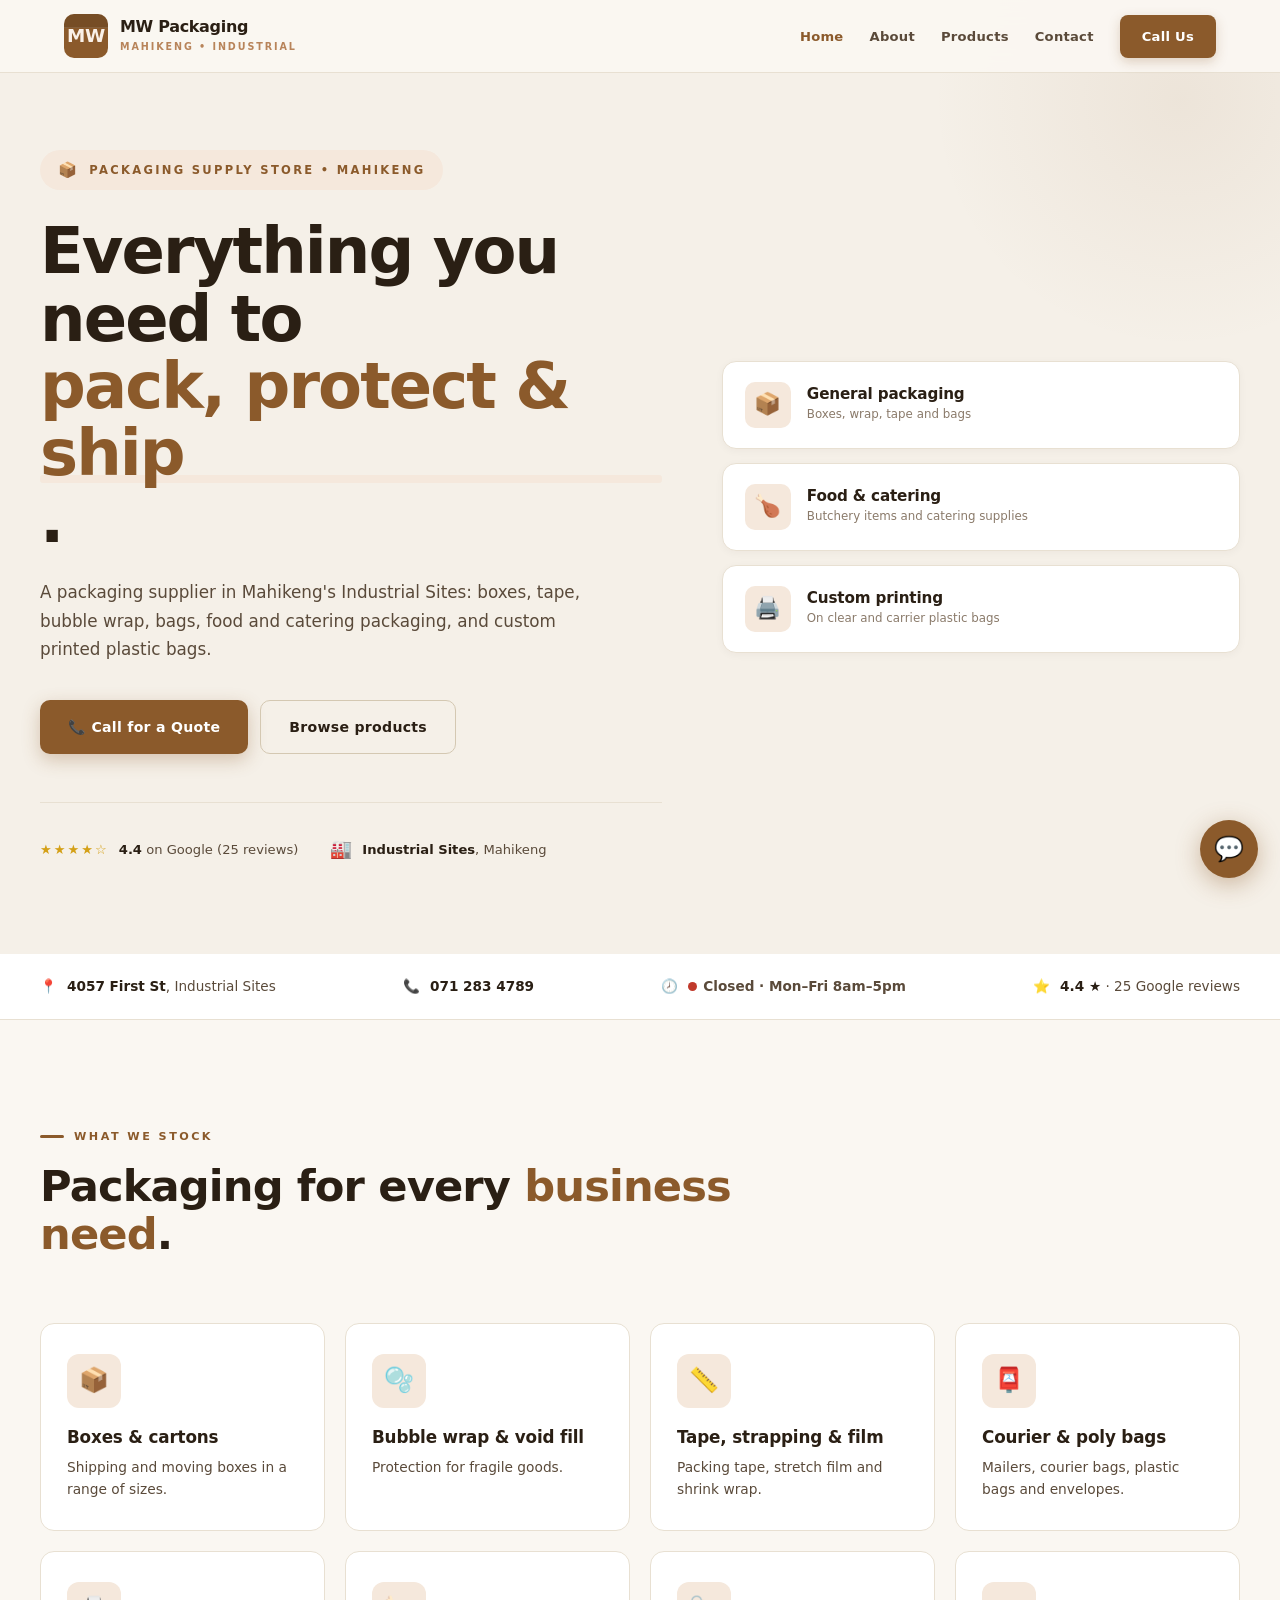
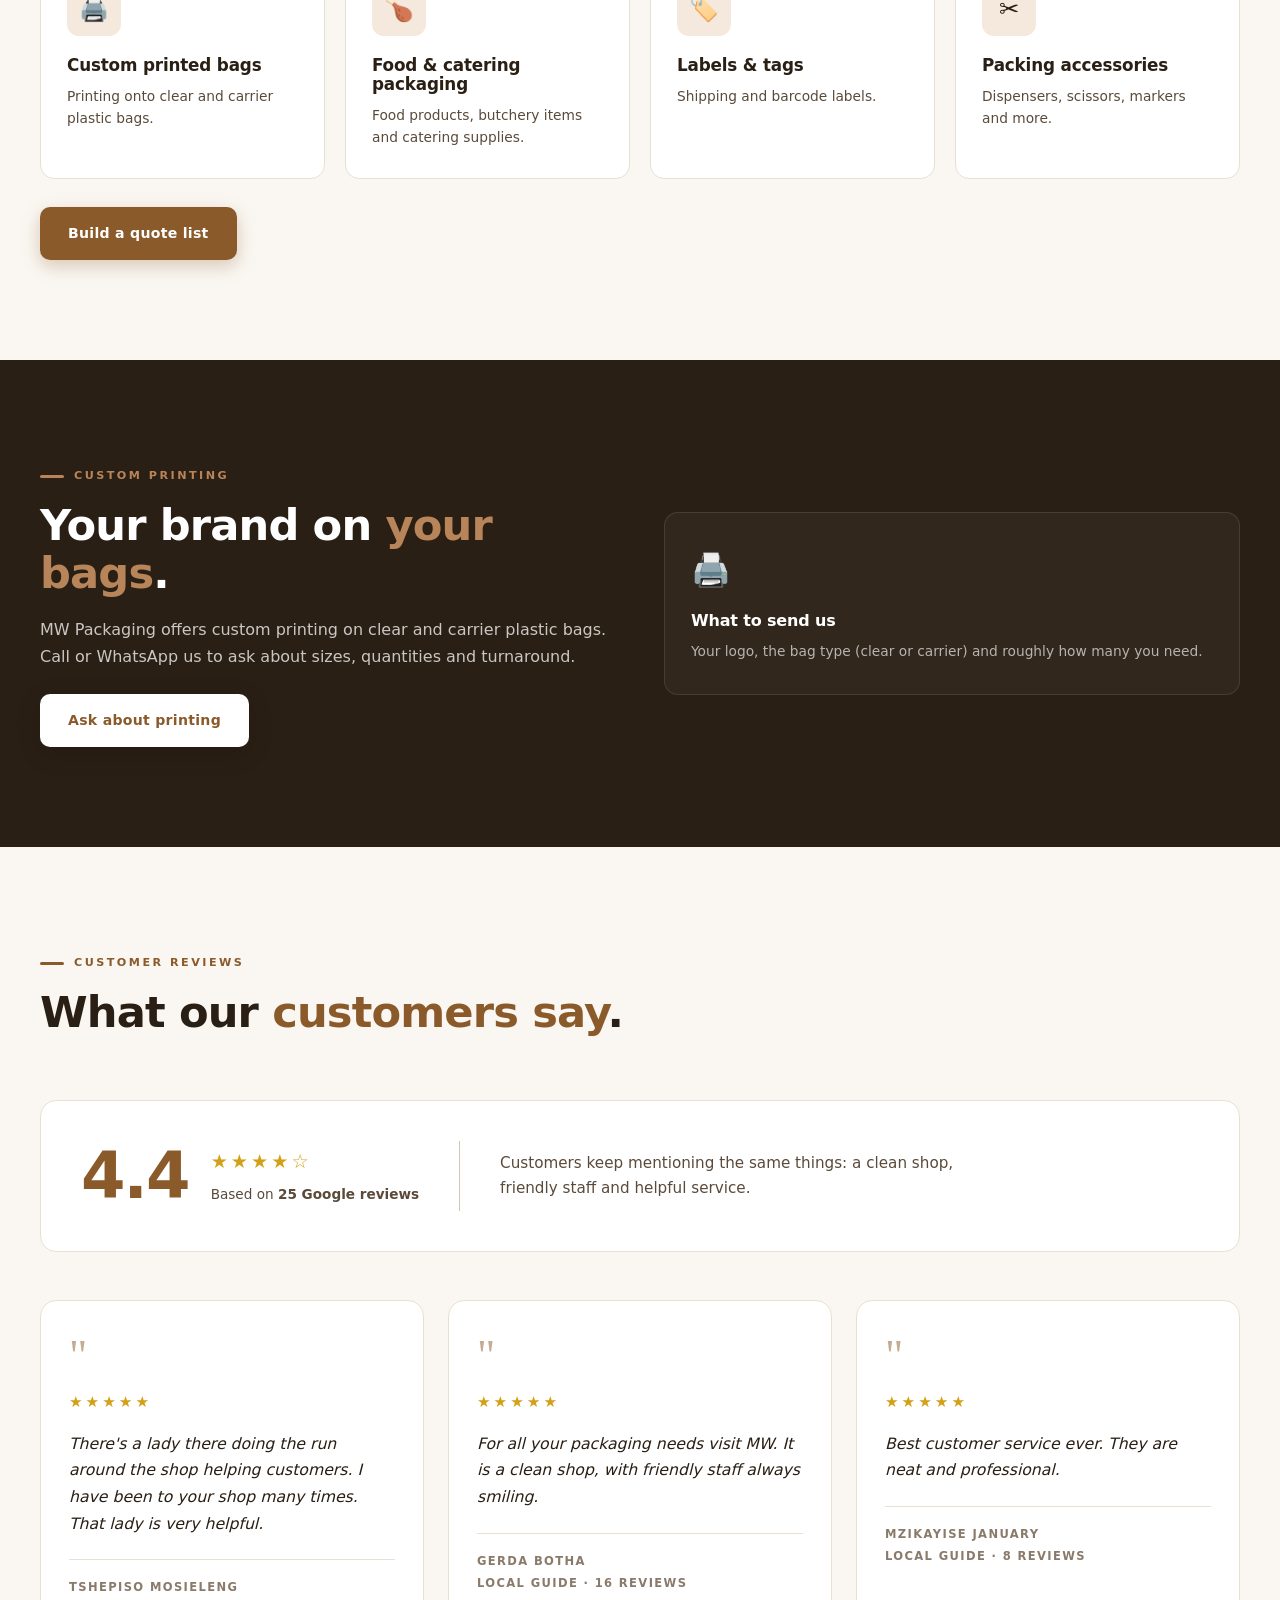
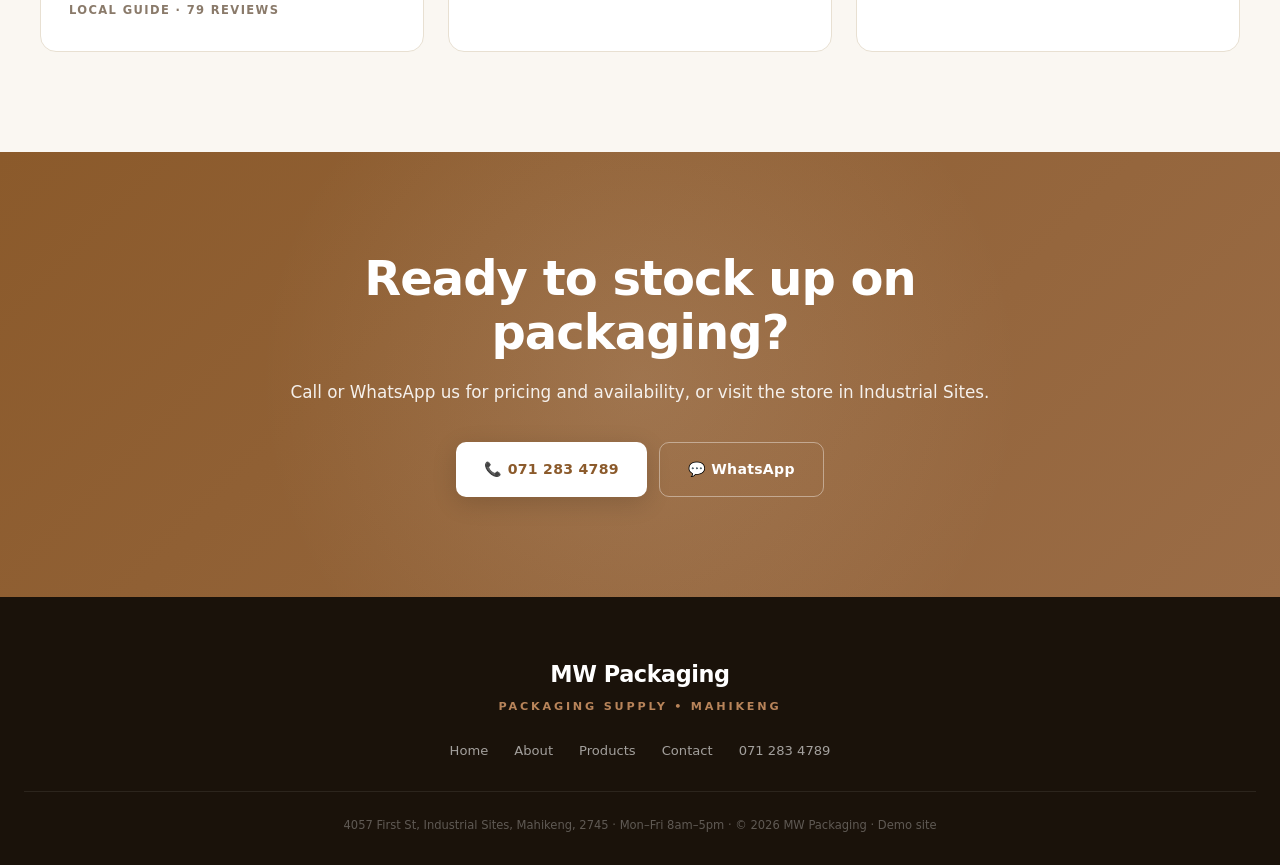
<file: index.html>
<!DOCTYPE html>
<html lang="en"><head><meta charset="UTF-8"><meta name="viewport" content="width=device-width,initial-scale=1">
<title>Packaging Supply Store | MW Packaging Mahikeng</title><meta name="description" content="MW Packaging, Industrial Sites, Mahikeng. Boxes, bubble wrap, tape, bags, food packaging and custom printed bags. Call 071 283 4789.">
<meta name="theme-color" content="#8b5a2b"><link rel="icon" href="data:image/svg+xml,%3Csvg xmlns='http://www.w3.org/2000/svg' viewBox='0 0 100 100'%3E%3Ctext y='.9em' font-size='90'%3E📦%3C/text%3E%3C/svg%3E"><link rel="stylesheet" href="style.css"><script type="application/ld+json">{"@context": "https://schema.org", "@type": "Store", "name": "MW Packaging", "telephone": "+27712834789", "address": {"@type": "PostalAddress", "streetAddress": "4057 First St, Industrial Sites", "addressLocality": "Mahikeng", "postalCode": "2745", "addressCountry": "ZA"}, "openingHours": "Mo-Fr 08:00-17:00", "aggregateRating": {"@type": "AggregateRating", "ratingValue": "4.4", "reviewCount": "25"}}</script></head>
<body>
<nav><div class="inner"><a href="index.html" class="nav-logo"><div class="logo-mark">MW</div><div class="logo-text"><strong>MW Packaging</strong><small>Mahikeng • Industrial</small></div></a>
<button class="menu-toggle" aria-label="Toggle menu">☰</button>
<div class="nav-links"><a href="index.html" class=active>Home</a><a href="about.html">About</a><a href="shop.html">Products</a><a href="contact.html">Contact</a><a href="tel:0712834789" class="nav-cta">Call Us</a></div></div></nav>
<main><section class="hero" id="top"><div class="hero-grid"><div>
<div class="hero-tag">Packaging Supply Store • Mahikeng</div>
<h1>Everything you need to <span>pack, protect &amp; ship</span>.</h1>
<p class="hero-sub">A packaging supplier in Mahikeng's Industrial Sites: boxes, tape, bubble wrap, bags, food and catering packaging, and custom printed plastic bags.</p>
<div class="hero-actions"><a href="tel:0712834789" class="btn btn-primary">📞 Call for a Quote</a><a href="shop.html" class="btn btn-outline">Browse products</a></div>
<div class="hero-trust"><div class="hero-trust-item"><span class="hero-stars">★★★★☆</span><span><strong>4.4</strong> on Google (25 reviews)</span></div><div class="hero-trust-item"><span class="hero-trust-icon">🏭</span><span><strong>Industrial Sites</strong>, Mahikeng</span></div></div></div>
<div class="hero-visual"><div class="pkg-card"><div class="pkg-icon">📦</div><div class="pkg-text"><h4>General packaging</h4><p>Boxes, wrap, tape and bags</p></div></div>
<div class="pkg-card"><div class="pkg-icon">🍗</div><div class="pkg-text"><h4>Food &amp; catering</h4><p>Butchery items and catering supplies</p></div></div>
<div class="pkg-card"><div class="pkg-icon">🖨️</div><div class="pkg-text"><h4>Custom printing</h4><p>On clear and carrier plastic bags</p></div></div></div></div></section>
<div class="info-strip"><div class="info-strip-inner"><div class="info-strip-item">📍<span><strong>4057 First St</strong>, Industrial Sites</span></div><div class="info-strip-item">📞<span><strong>071 283 4789</strong></span></div><div class="info-strip-item">🕗<span class="open-badge" id="open">Mon–Fri 8am–5pm</span></div><div class="info-strip-item">⭐<span><strong>4.4 ★</strong> · 25 Google reviews</span></div></div></div>
<section id="products"><div class="container"><div class="section-head"><span class="section-label">What We Stock</span><h2 class="section-title">Packaging for every <span>business need</span>.</h2></div>
<div class="products-grid"><div class="prod-card"><div class="prod-icon">📦</div><h3>Boxes &amp; cartons</h3><p>Shipping and moving boxes in a range of sizes.</p></div><div class="prod-card"><div class="prod-icon">🫧</div><h3>Bubble wrap &amp; void fill</h3><p>Protection for fragile goods.</p></div><div class="prod-card"><div class="prod-icon">📏</div><h3>Tape, strapping &amp; film</h3><p>Packing tape, stretch film and shrink wrap.</p></div><div class="prod-card"><div class="prod-icon">📮</div><h3>Courier &amp; poly bags</h3><p>Mailers, courier bags, plastic bags and envelopes.</p></div><div class="prod-card"><div class="prod-icon">🖨️</div><h3>Custom printed bags</h3><p>Printing onto clear and carrier plastic bags.</p></div><div class="prod-card"><div class="prod-icon">🍗</div><h3>Food &amp; catering packaging</h3><p>Food products, butchery items and catering supplies.</p></div><div class="prod-card"><div class="prod-icon">🏷️</div><h3>Labels &amp; tags</h3><p>Shipping and barcode labels.</p></div><div class="prod-card"><div class="prod-icon">✂️</div><h3>Packing accessories</h3><p>Dispensers, scissors, markers and more.</p></div></div><p style="margin-top:28px"><a class="btn btn-primary" href="shop.html">Build a quote list</a></p></div></section>
<section id="supply"><div class="container feature"><div><span class="section-label">Custom printing</span><h2 class="section-title">Your brand on <span>your bags</span>.</h2><p class="section-intro">MW Packaging offers custom printing on clear and carrier plastic bags. Call or WhatsApp us to ask about sizes, quantities and turnaround.</p><p style="margin-top:24px"><a class="btn btn-white" style="color:var(--box)" href="https://wa.me/27712834789?text=Hi%20MW%20Packaging%2C%20I%27d%20like%20to%20ask%20about%20custom%20printed%20bags." target="_blank" rel="noopener">Ask about printing</a></p></div>
<div class="supply-item"><div class="supply-icon">🖨️</div><h3>What to send us</h3><p>Your logo, the bag type (clear or carrier) and roughly how many you need.</p></div></div></section>
<section id="reviews"><div class="container"><div class="section-head"><span class="section-label">Customer Reviews</span><h2 class="section-title">What our <span>customers say</span>.</h2></div><div class="reviews-top"><div class="reviews-score"><div class="reviews-score-num">4.4</div><div class="reviews-score-meta"><span class="reviews-score-stars">★★★★☆</span>Based on <strong>25 Google reviews</strong></div></div><div class="reviews-divider"></div><div class="reviews-summary">Customers keep mentioning the same things: a clean shop, friendly staff and helpful service.</div></div><div class="reviews-grid">
<div class="review-card"><div class="review-quote">"</div><span class="stars">★★★★★</span><p>There's a lady there doing the run around the shop helping customers. I have been to your shop many times. That lady is very helpful.</p><div class="review-author">Tshepiso Mosieleng<div class="meta">Local Guide · 79 reviews</div></div></div>
<div class="review-card"><div class="review-quote">"</div><span class="stars">★★★★★</span><p>For all your packaging needs visit MW. It is a clean shop, with friendly staff always smiling.</p><div class="review-author">Gerda Botha<div class="meta">Local Guide · 16 reviews</div></div></div>
<div class="review-card"><div class="review-quote">"</div><span class="stars">★★★★★</span><p>Best customer service ever. They are neat and professional.</p><div class="review-author">Mzikayise January<div class="meta">Local Guide · 8 reviews</div></div></div></div></div></section></main>
<section class="cta-final"><div class="cta-final-inner"><h2>Ready to stock up on packaging?</h2><p>Call or WhatsApp us for pricing and availability, or visit the store in Industrial Sites.</p>
<div class="cta-final-actions"><a href="tel:0712834789" class="btn btn-white">📞 071 283 4789</a><a href="https://wa.me/27712834789?text=Hi%20MW%20Packaging%2C%20I%27d%20like%20a%20quote." class="btn btn-dark-outline" target="_blank" rel="noopener">💬 WhatsApp</a></div></div></section>
<footer><div class="footer-logo">MW Packaging</div><div class="footer-tag">Packaging Supply • Mahikeng</div>
<div class="footer-links"><a href="index.html">Home</a><a href="about.html">About</a><a href="shop.html">Products</a><a href="contact.html">Contact</a><a href="tel:0712834789">071 283 4789</a></div>
<div class="footer-copy">4057 First St, Industrial Sites, Mahikeng, 2745 · Mon–Fri 8am–5pm · © 2026 MW Packaging · Demo site</div></footer>
<a href="https://wa.me/27712834789?text=Hi%20MW%20Packaging%2C%20I%27d%20like%20a%20quote." class="whatsapp-float" target="_blank" rel="noopener" aria-label="WhatsApp MW Packaging">💬</a>
<script src="script.js"></script></body></html>
</file>
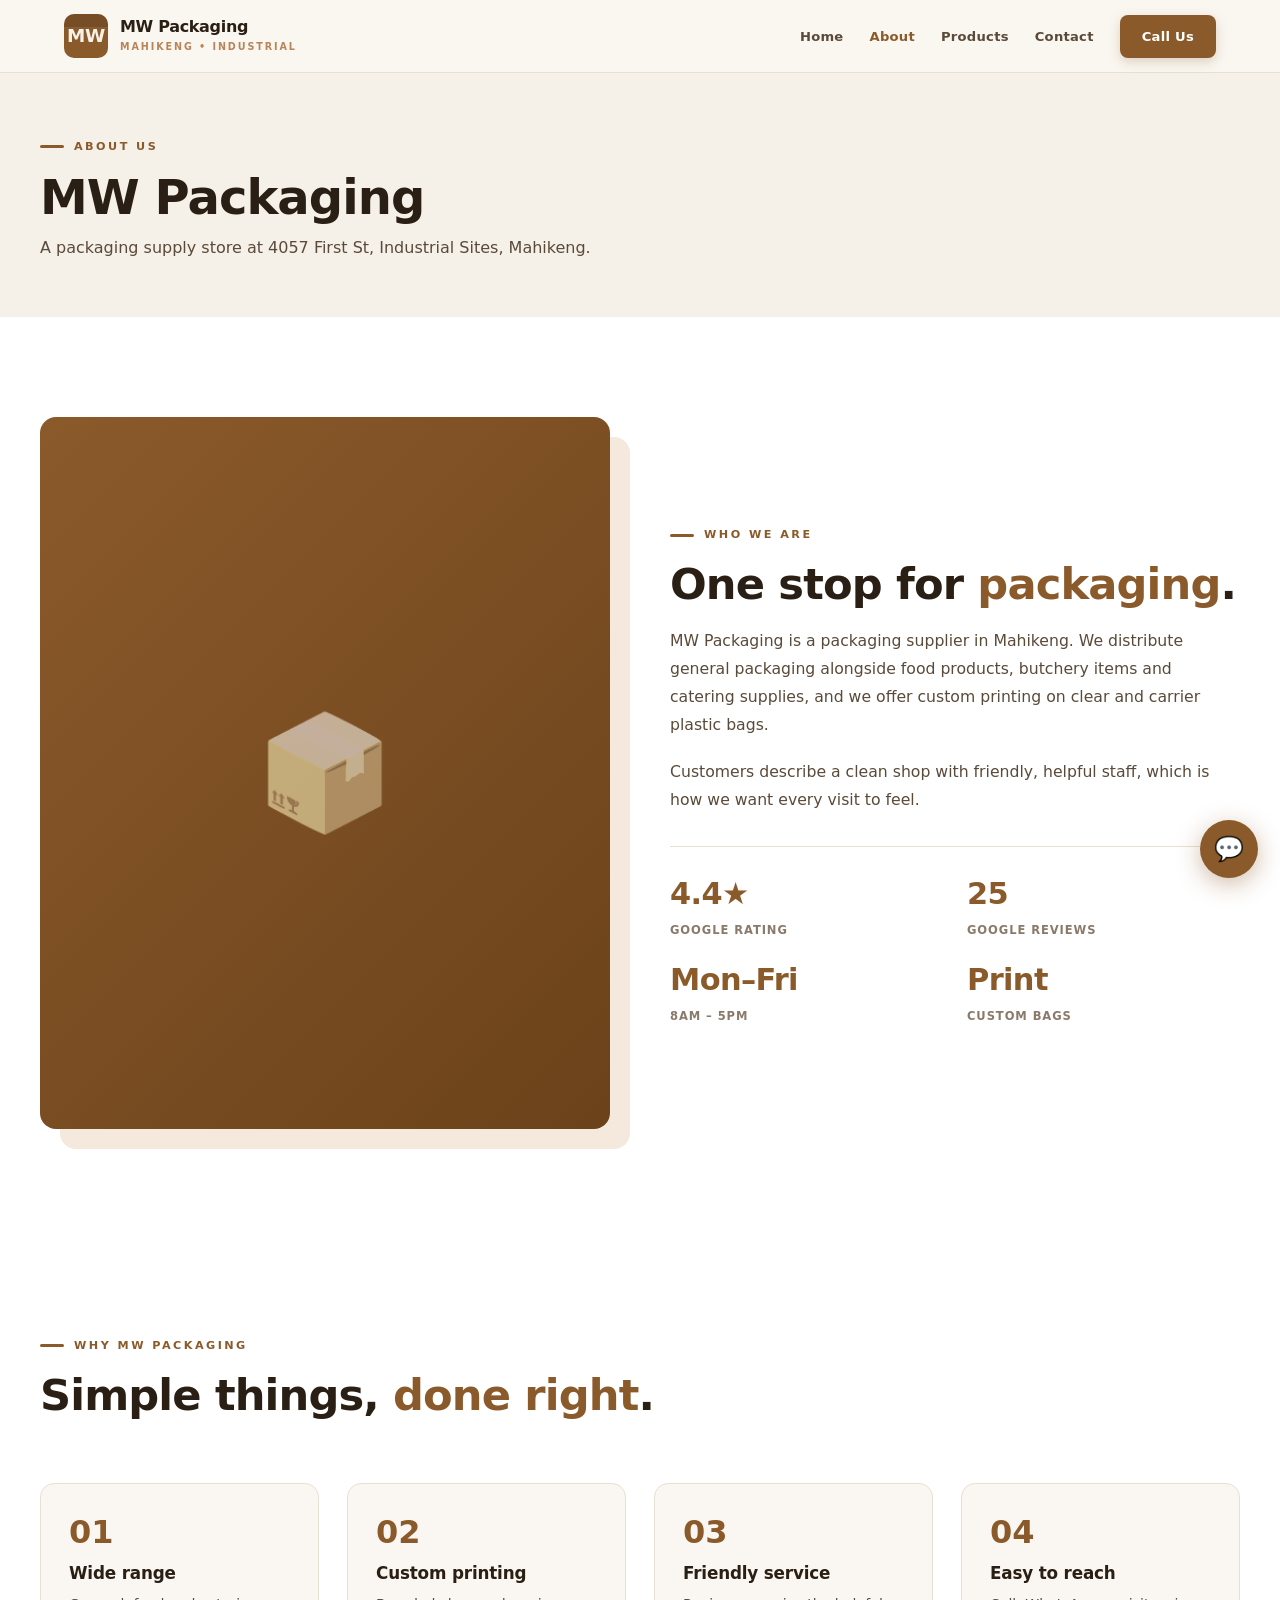
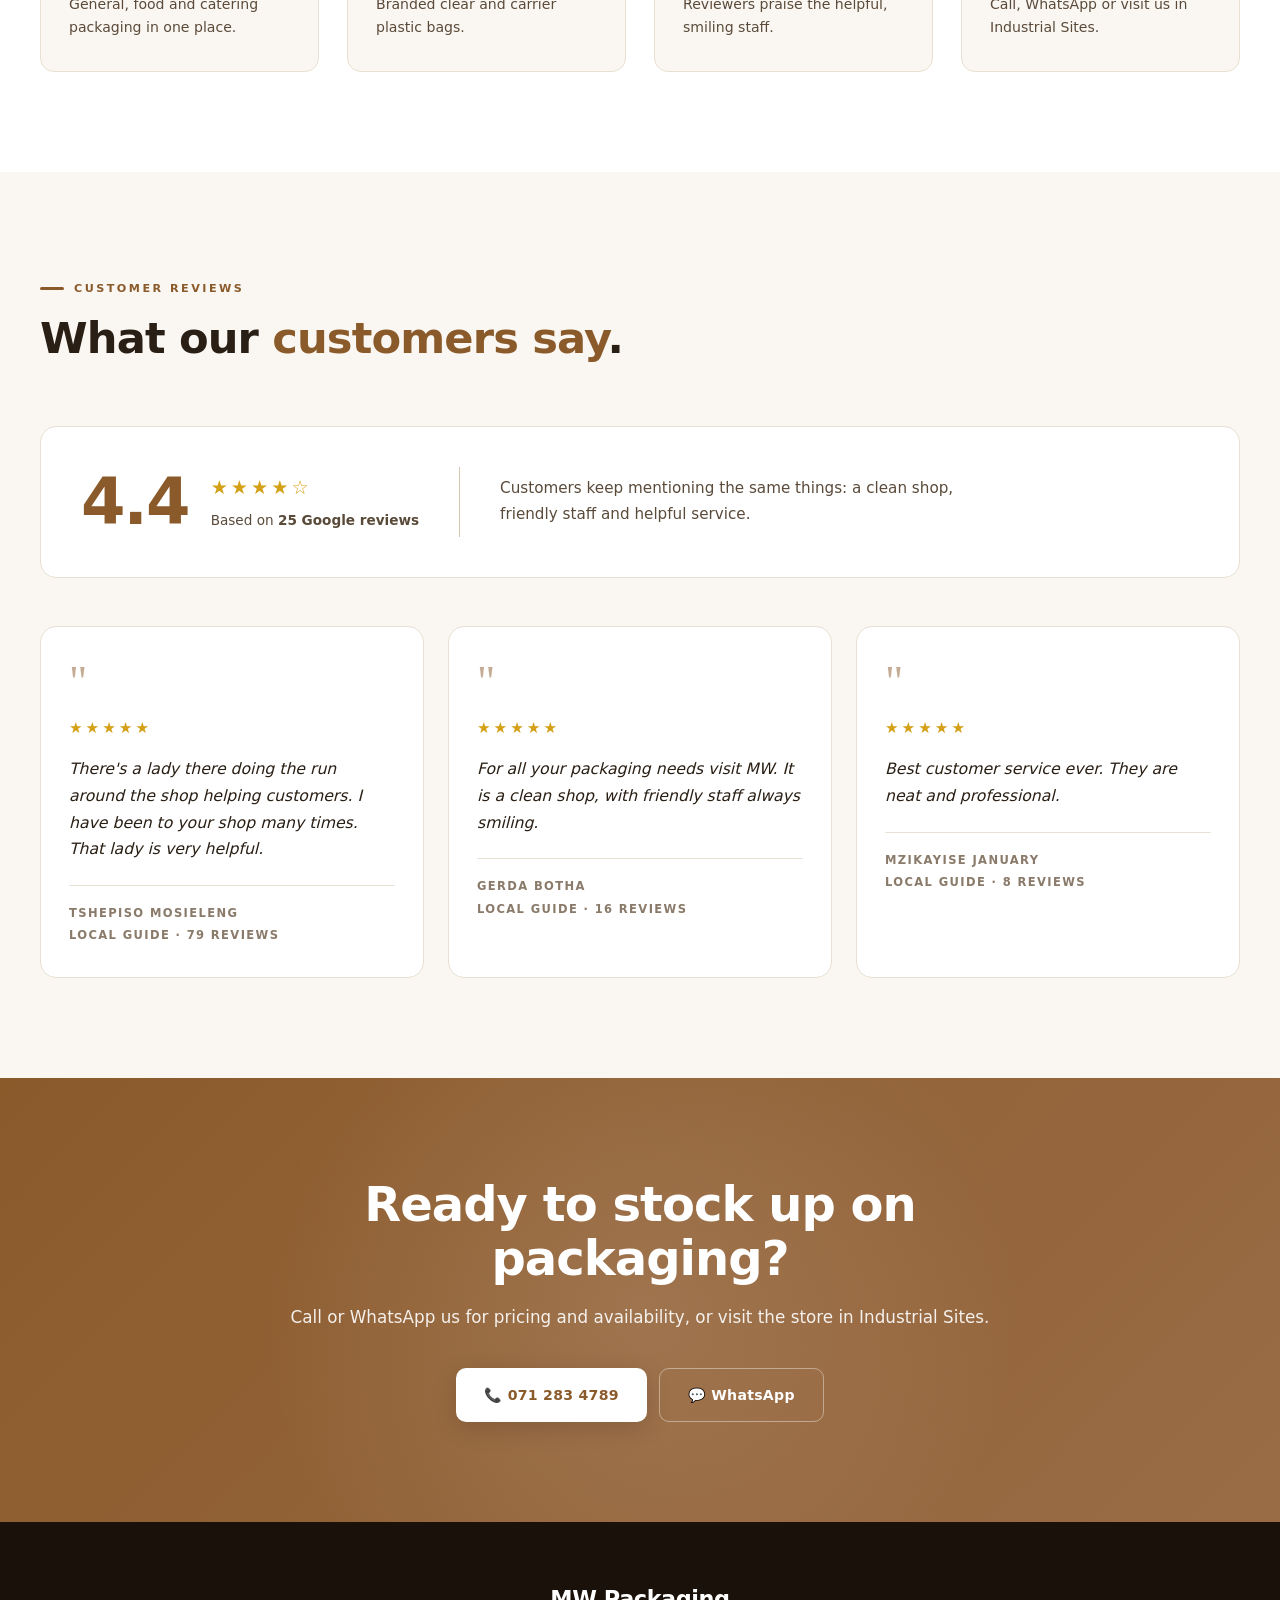
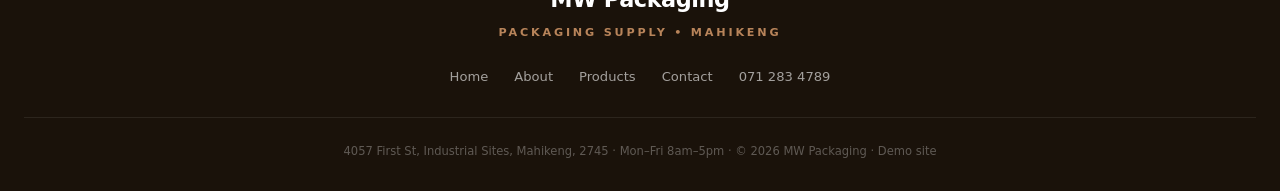
<file: about.html>
<!DOCTYPE html>
<html lang="en"><head><meta charset="UTF-8"><meta name="viewport" content="width=device-width,initial-scale=1">
<title>About | MW Packaging Mahikeng</title><meta name="description" content="About MW Packaging, a packaging supplier in Industrial Sites, Mahikeng.">
<meta name="theme-color" content="#8b5a2b"><link rel="icon" href="data:image/svg+xml,%3Csvg xmlns='http://www.w3.org/2000/svg' viewBox='0 0 100 100'%3E%3Ctext y='.9em' font-size='90'%3E📦%3C/text%3E%3C/svg%3E"><link rel="stylesheet" href="style.css"></head>
<body>
<nav><div class="inner"><a href="index.html" class="nav-logo"><div class="logo-mark">MW</div><div class="logo-text"><strong>MW Packaging</strong><small>Mahikeng • Industrial</small></div></a>
<button class="menu-toggle" aria-label="Toggle menu">☰</button>
<div class="nav-links"><a href="index.html">Home</a><a href="about.html" class=active>About</a><a href="shop.html">Products</a><a href="contact.html">Contact</a><a href="tel:0712834789" class="nav-cta">Call Us</a></div></div></nav>
<main><header class="page-hero"><div class="container"><div class="section-label">About us</div><h1>MW Packaging</h1><p>A packaging supply store at 4057 First St, Industrial Sites, Mahikeng.</p></div></header>
<section id="about"><div class="container"><div class="about-grid"><div class="about-visual"></div><div class="about-text">
<div class="section-label">Who we are</div><h2 class="section-title">One stop for <span>packaging</span>.</h2>
<p>MW Packaging is a packaging supplier in Mahikeng. We distribute general packaging alongside food products, butchery items and catering supplies, and we offer custom printing on clear and carrier plastic bags.</p>
<p>Customers describe a clean shop with friendly, helpful staff, which is how we want every visit to feel.</p>
<div class="about-stats"><div class="about-stat"><strong>4.4★</strong><span>Google rating</span></div><div class="about-stat"><strong>25</strong><span>Google reviews</span></div><div class="about-stat"><strong>Mon–Fri</strong><span>8am – 5pm</span></div><div class="about-stat"><strong>Print</strong><span>Custom bags</span></div></div></div></div></div></section>
<section id="why"><div class="container"><div class="section-head"><span class="section-label">Why MW Packaging</span><h2 class="section-title">Simple things, <span>done right</span>.</h2></div><div class="why-grid">
<div class="why-item"><div class="why-num">01</div><h3>Wide range</h3><p>General, food and catering packaging in one place.</p></div>
<div class="why-item"><div class="why-num">02</div><h3>Custom printing</h3><p>Branded clear and carrier plastic bags.</p></div>
<div class="why-item"><div class="why-num">03</div><h3>Friendly service</h3><p>Reviewers praise the helpful, smiling staff.</p></div>
<div class="why-item"><div class="why-num">04</div><h3>Easy to reach</h3><p>Call, WhatsApp or visit us in Industrial Sites.</p></div></div></div></section>
<section id="reviews"><div class="container"><div class="section-head"><span class="section-label">Customer Reviews</span><h2 class="section-title">What our <span>customers say</span>.</h2></div><div class="reviews-top"><div class="reviews-score"><div class="reviews-score-num">4.4</div><div class="reviews-score-meta"><span class="reviews-score-stars">★★★★☆</span>Based on <strong>25 Google reviews</strong></div></div><div class="reviews-divider"></div><div class="reviews-summary">Customers keep mentioning the same things: a clean shop, friendly staff and helpful service.</div></div><div class="reviews-grid">
<div class="review-card"><div class="review-quote">"</div><span class="stars">★★★★★</span><p>There's a lady there doing the run around the shop helping customers. I have been to your shop many times. That lady is very helpful.</p><div class="review-author">Tshepiso Mosieleng<div class="meta">Local Guide · 79 reviews</div></div></div>
<div class="review-card"><div class="review-quote">"</div><span class="stars">★★★★★</span><p>For all your packaging needs visit MW. It is a clean shop, with friendly staff always smiling.</p><div class="review-author">Gerda Botha<div class="meta">Local Guide · 16 reviews</div></div></div>
<div class="review-card"><div class="review-quote">"</div><span class="stars">★★★★★</span><p>Best customer service ever. They are neat and professional.</p><div class="review-author">Mzikayise January<div class="meta">Local Guide · 8 reviews</div></div></div></div></div></section></main>
<section class="cta-final"><div class="cta-final-inner"><h2>Ready to stock up on packaging?</h2><p>Call or WhatsApp us for pricing and availability, or visit the store in Industrial Sites.</p>
<div class="cta-final-actions"><a href="tel:0712834789" class="btn btn-white">📞 071 283 4789</a><a href="https://wa.me/27712834789?text=Hi%20MW%20Packaging%2C%20I%27d%20like%20a%20quote." class="btn btn-dark-outline" target="_blank" rel="noopener">💬 WhatsApp</a></div></div></section>
<footer><div class="footer-logo">MW Packaging</div><div class="footer-tag">Packaging Supply • Mahikeng</div>
<div class="footer-links"><a href="index.html">Home</a><a href="about.html">About</a><a href="shop.html">Products</a><a href="contact.html">Contact</a><a href="tel:0712834789">071 283 4789</a></div>
<div class="footer-copy">4057 First St, Industrial Sites, Mahikeng, 2745 · Mon–Fri 8am–5pm · © 2026 MW Packaging · Demo site</div></footer>
<a href="https://wa.me/27712834789?text=Hi%20MW%20Packaging%2C%20I%27d%20like%20a%20quote." class="whatsapp-float" target="_blank" rel="noopener" aria-label="WhatsApp MW Packaging">💬</a>
<script src="script.js"></script></body></html>
</file>
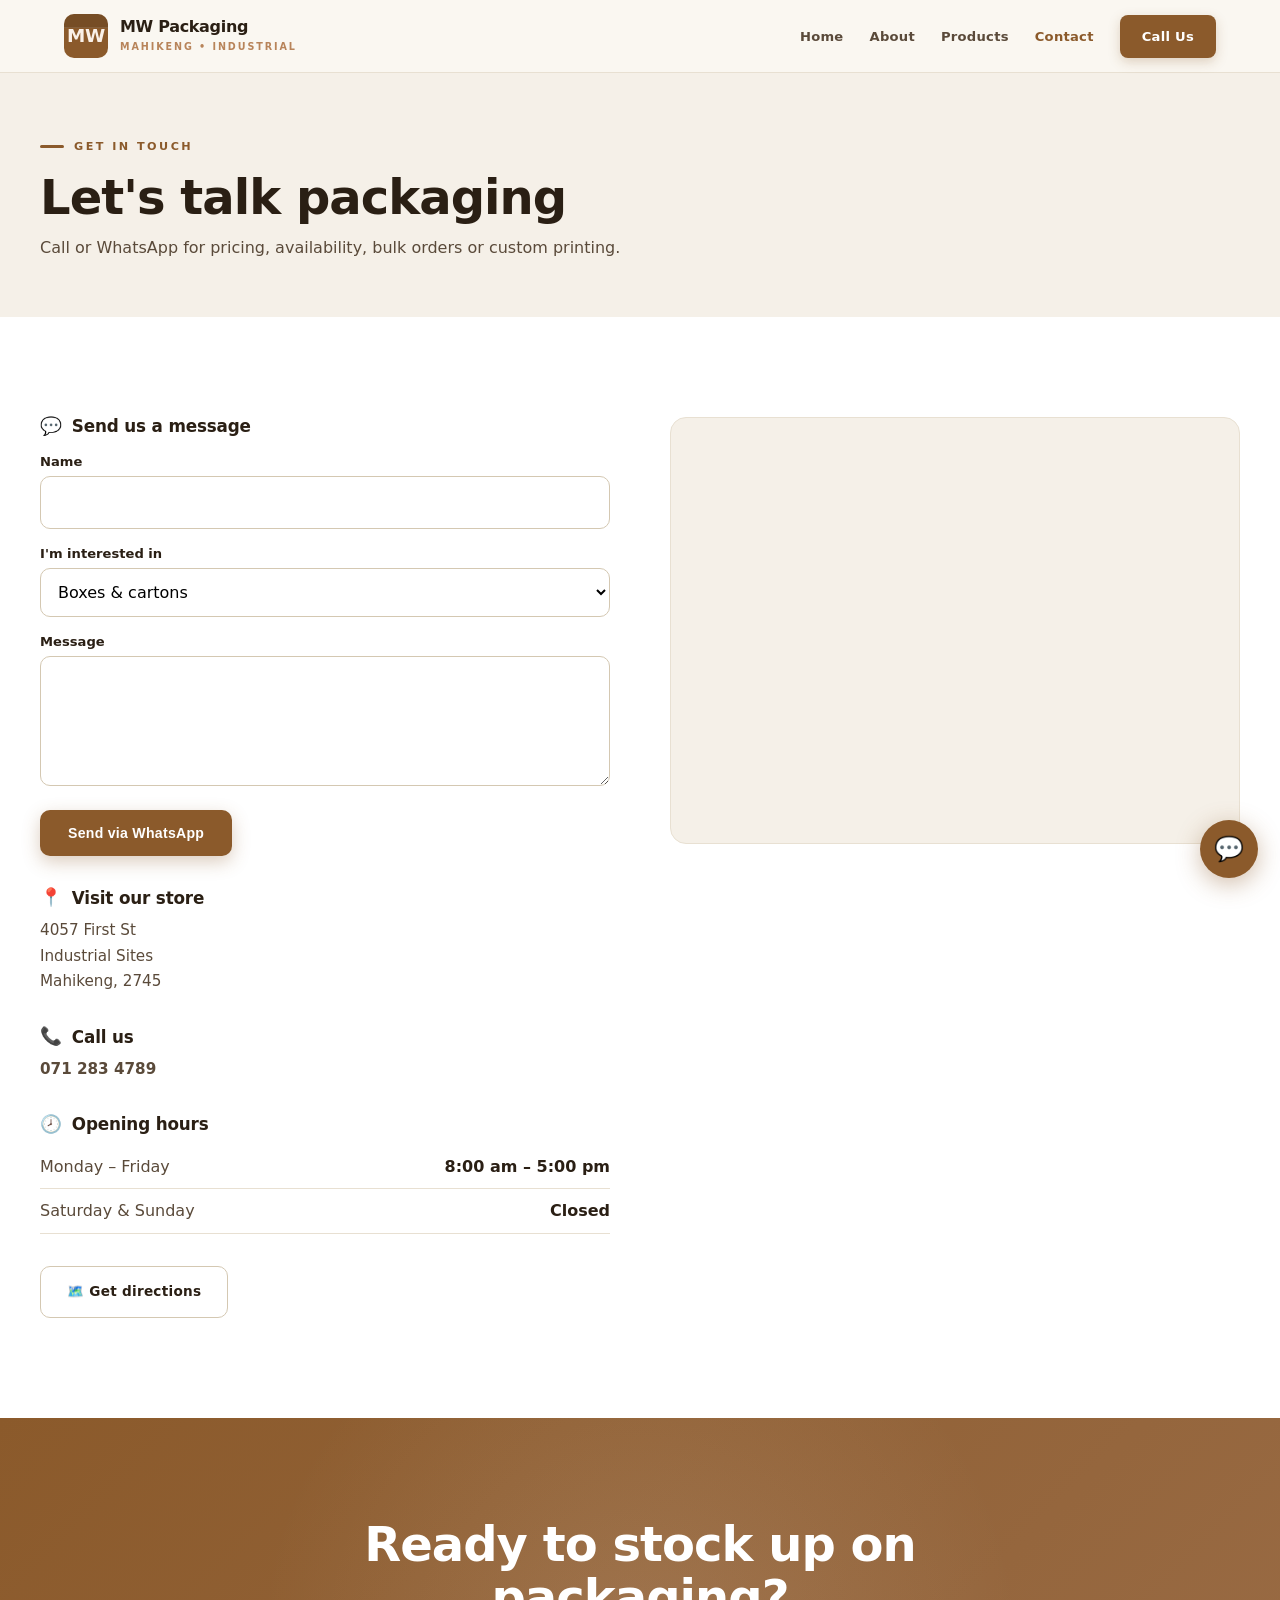
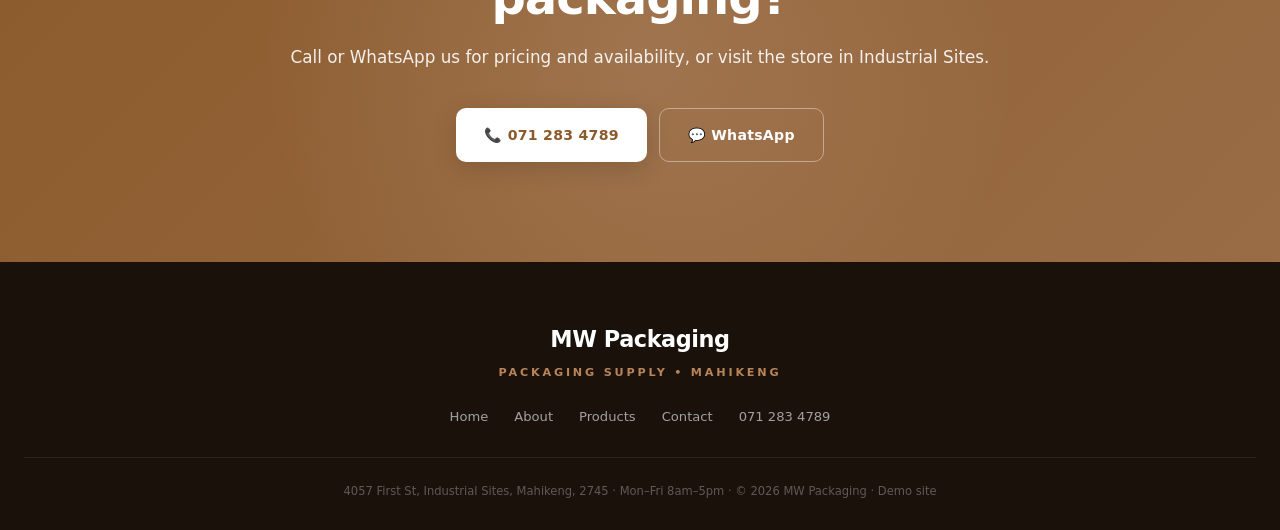
<file: contact.html>
<!DOCTYPE html>
<html lang="en"><head><meta charset="UTF-8"><meta name="viewport" content="width=device-width,initial-scale=1">
<title>Contact | MW Packaging Mahikeng</title><meta name="description" content="Contact MW Packaging, 4057 First St, Industrial Sites, Mahikeng. Call 071 283 4789.">
<meta name="theme-color" content="#8b5a2b"><link rel="icon" href="data:image/svg+xml,%3Csvg xmlns='http://www.w3.org/2000/svg' viewBox='0 0 100 100'%3E%3Ctext y='.9em' font-size='90'%3E📦%3C/text%3E%3C/svg%3E"><link rel="stylesheet" href="style.css"></head>
<body>
<nav><div class="inner"><a href="index.html" class="nav-logo"><div class="logo-mark">MW</div><div class="logo-text"><strong>MW Packaging</strong><small>Mahikeng • Industrial</small></div></a>
<button class="menu-toggle" aria-label="Toggle menu">☰</button>
<div class="nav-links"><a href="index.html">Home</a><a href="about.html">About</a><a href="shop.html">Products</a><a href="contact.html" class=active>Contact</a><a href="tel:0712834789" class="nav-cta">Call Us</a></div></div></nav>
<main><header class="page-hero"><div class="container"><div class="section-label">Get in touch</div><h1>Let's talk packaging</h1><p>Call or WhatsApp for pricing, availability, bulk orders or custom printing.</p></div></header>
<section id="contact"><div class="container"><div class="contact-grid"><div>
<form class="contact-block form" id="form"><h4><span>💬</span> Send us a message</h4><label for="n">Name</label><input id="n" required><label for="s">I'm interested in</label><select id="s"><option>Boxes &amp; cartons</option><option>Bubble wrap &amp; protection</option><option>Tape &amp; film</option><option>Bags</option><option>Custom printed bags</option><option>Food &amp; catering packaging</option><option>Something else</option></select><label for="m">Message</label><textarea id="m" rows="4" required></textarea><button class="btn btn-primary" style="margin-top:16px" type="submit">Send via WhatsApp</button></form>
<div class="contact-block"><h4><span>📍</span> Visit our store</h4><p>4057 First St<br>Industrial Sites<br>Mahikeng, 2745</p></div>
<div class="contact-block"><h4><span>📞</span> Call us</h4><p><a href="tel:0712834789">071 283 4789</a></p></div>
<div class="contact-block"><h4><span>🕗</span> Opening hours</h4><table class="hours-table"><tr><td>Monday – Friday</td><td>8:00 am – 5:00 pm</td></tr><tr><td>Saturday &amp; Sunday</td><td>Closed</td></tr></table></div>
<div class="contact-actions"><a href="https://www.google.com/maps/dir/?api=1&destination=4057+First+St,+Industrial+Sites,+Mahikeng,+2745" class="btn btn-outline" target="_blank" rel="noopener">🗺️ Get directions</a></div></div>
<div class="map-embed"><iframe src="https://www.google.com/maps?q=4057+First+St,+Industrial+Sites,+Mahikeng,+2745&amp;output=embed" loading="lazy" referrerpolicy="no-referrer-when-downgrade" title="MW Packaging location"></iframe></div></div></div></section></main>
<section class="cta-final"><div class="cta-final-inner"><h2>Ready to stock up on packaging?</h2><p>Call or WhatsApp us for pricing and availability, or visit the store in Industrial Sites.</p>
<div class="cta-final-actions"><a href="tel:0712834789" class="btn btn-white">📞 071 283 4789</a><a href="https://wa.me/27712834789?text=Hi%20MW%20Packaging%2C%20I%27d%20like%20a%20quote." class="btn btn-dark-outline" target="_blank" rel="noopener">💬 WhatsApp</a></div></div></section>
<footer><div class="footer-logo">MW Packaging</div><div class="footer-tag">Packaging Supply • Mahikeng</div>
<div class="footer-links"><a href="index.html">Home</a><a href="about.html">About</a><a href="shop.html">Products</a><a href="contact.html">Contact</a><a href="tel:0712834789">071 283 4789</a></div>
<div class="footer-copy">4057 First St, Industrial Sites, Mahikeng, 2745 · Mon–Fri 8am–5pm · © 2026 MW Packaging · Demo site</div></footer>
<a href="https://wa.me/27712834789?text=Hi%20MW%20Packaging%2C%20I%27d%20like%20a%20quote." class="whatsapp-float" target="_blank" rel="noopener" aria-label="WhatsApp MW Packaging">💬</a>
<script src="script.js"></script></body></html>
</file>
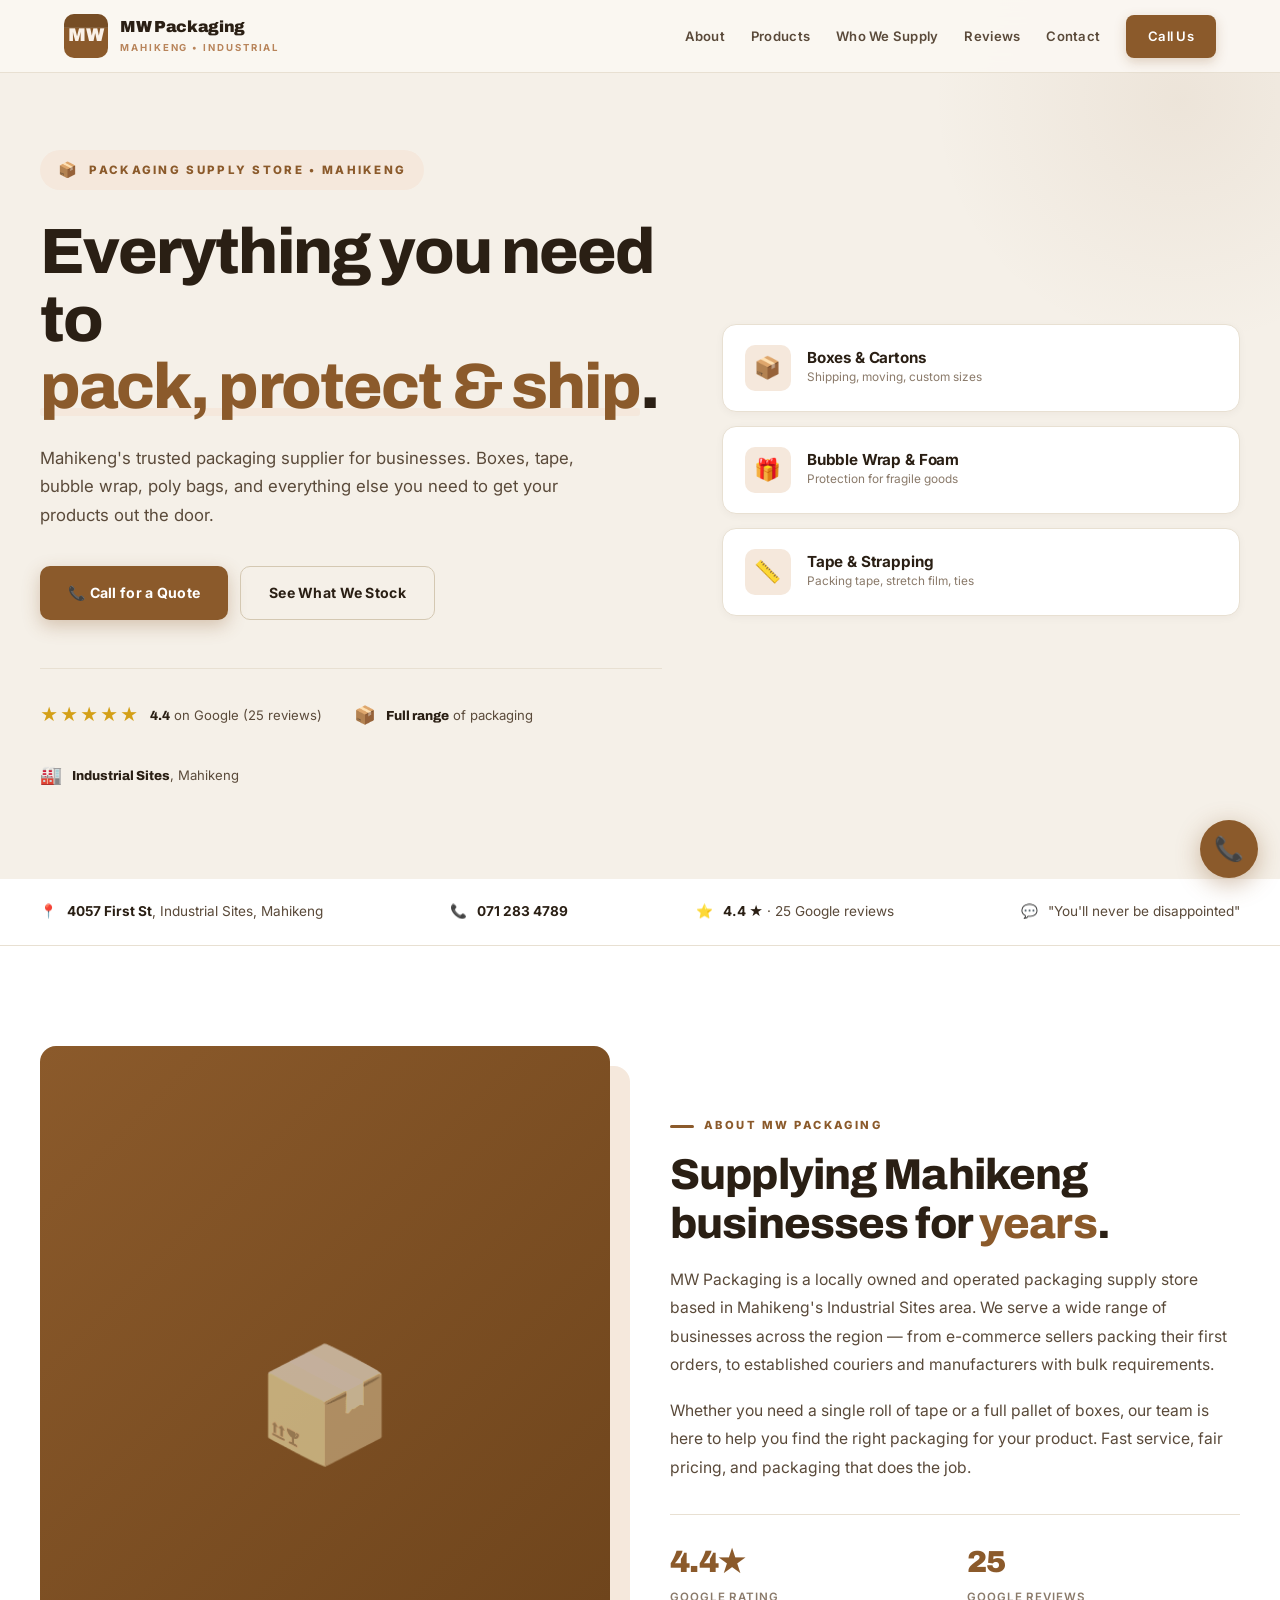
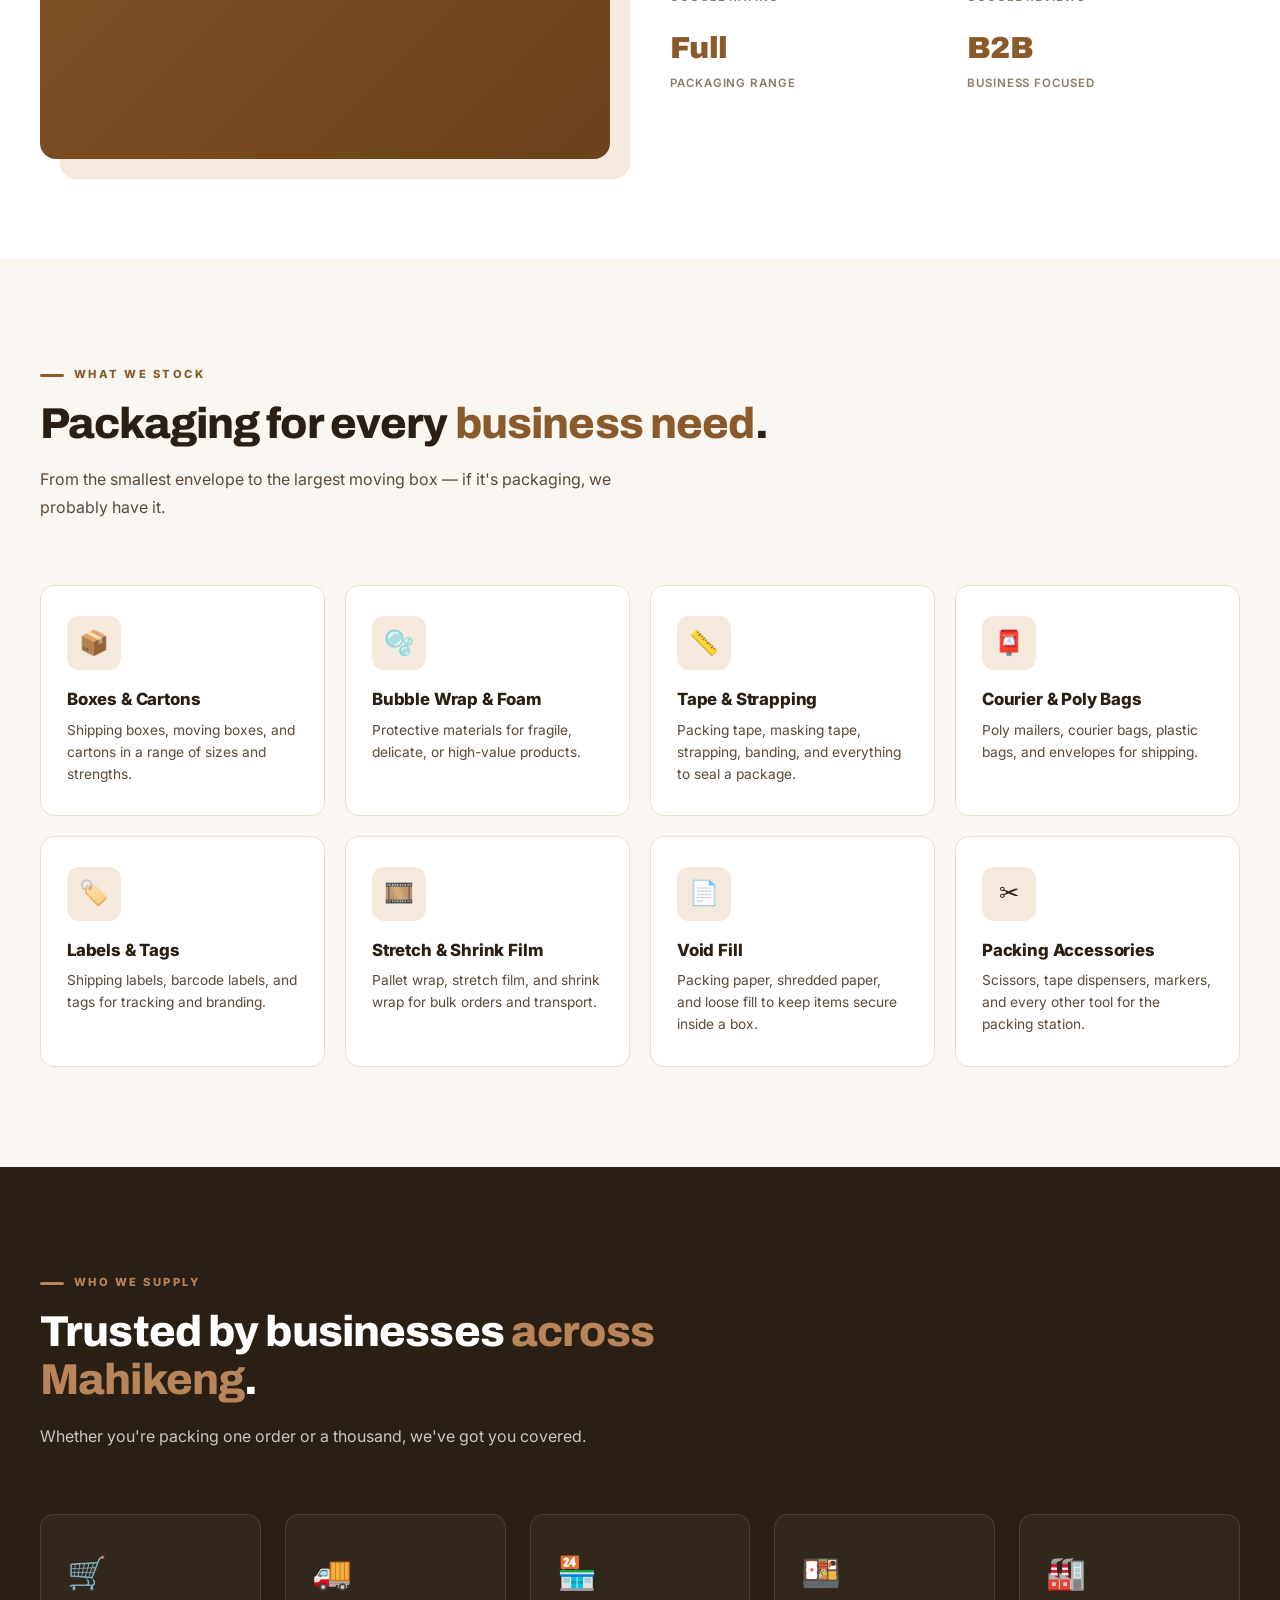
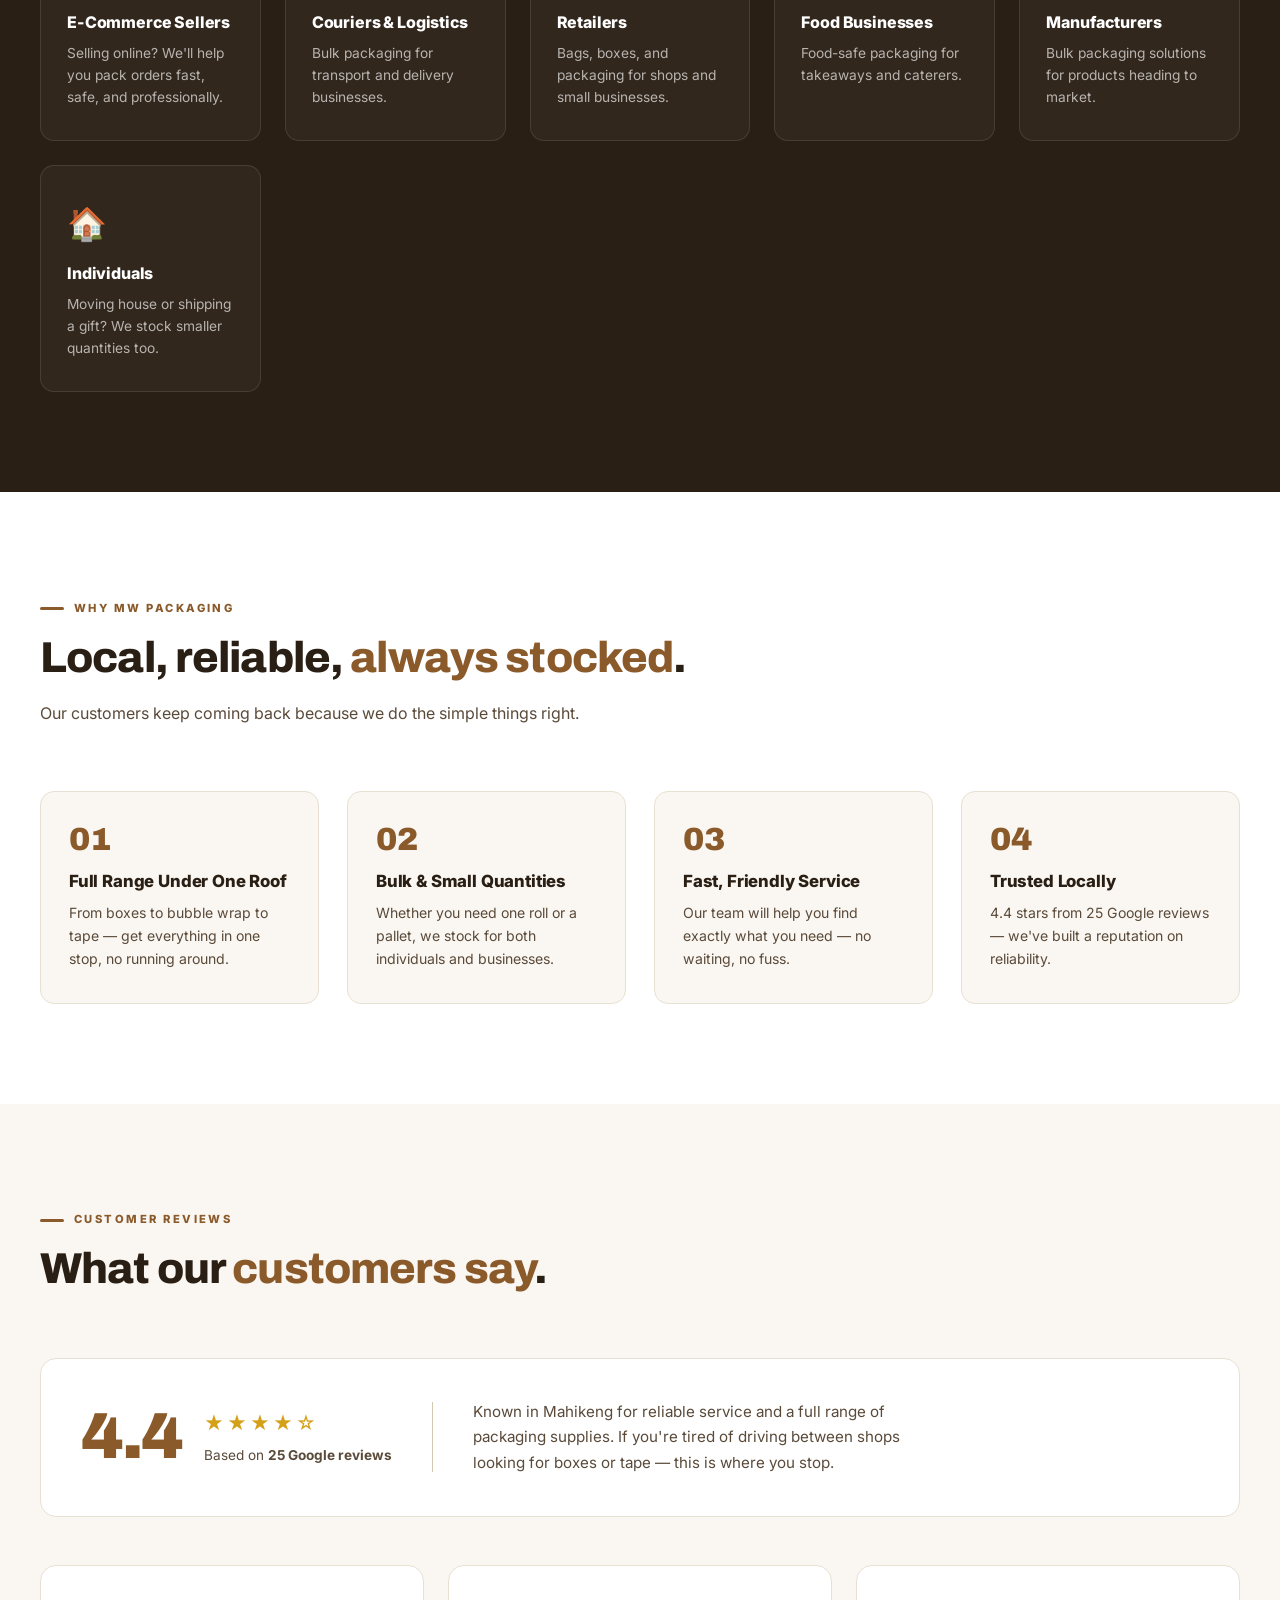
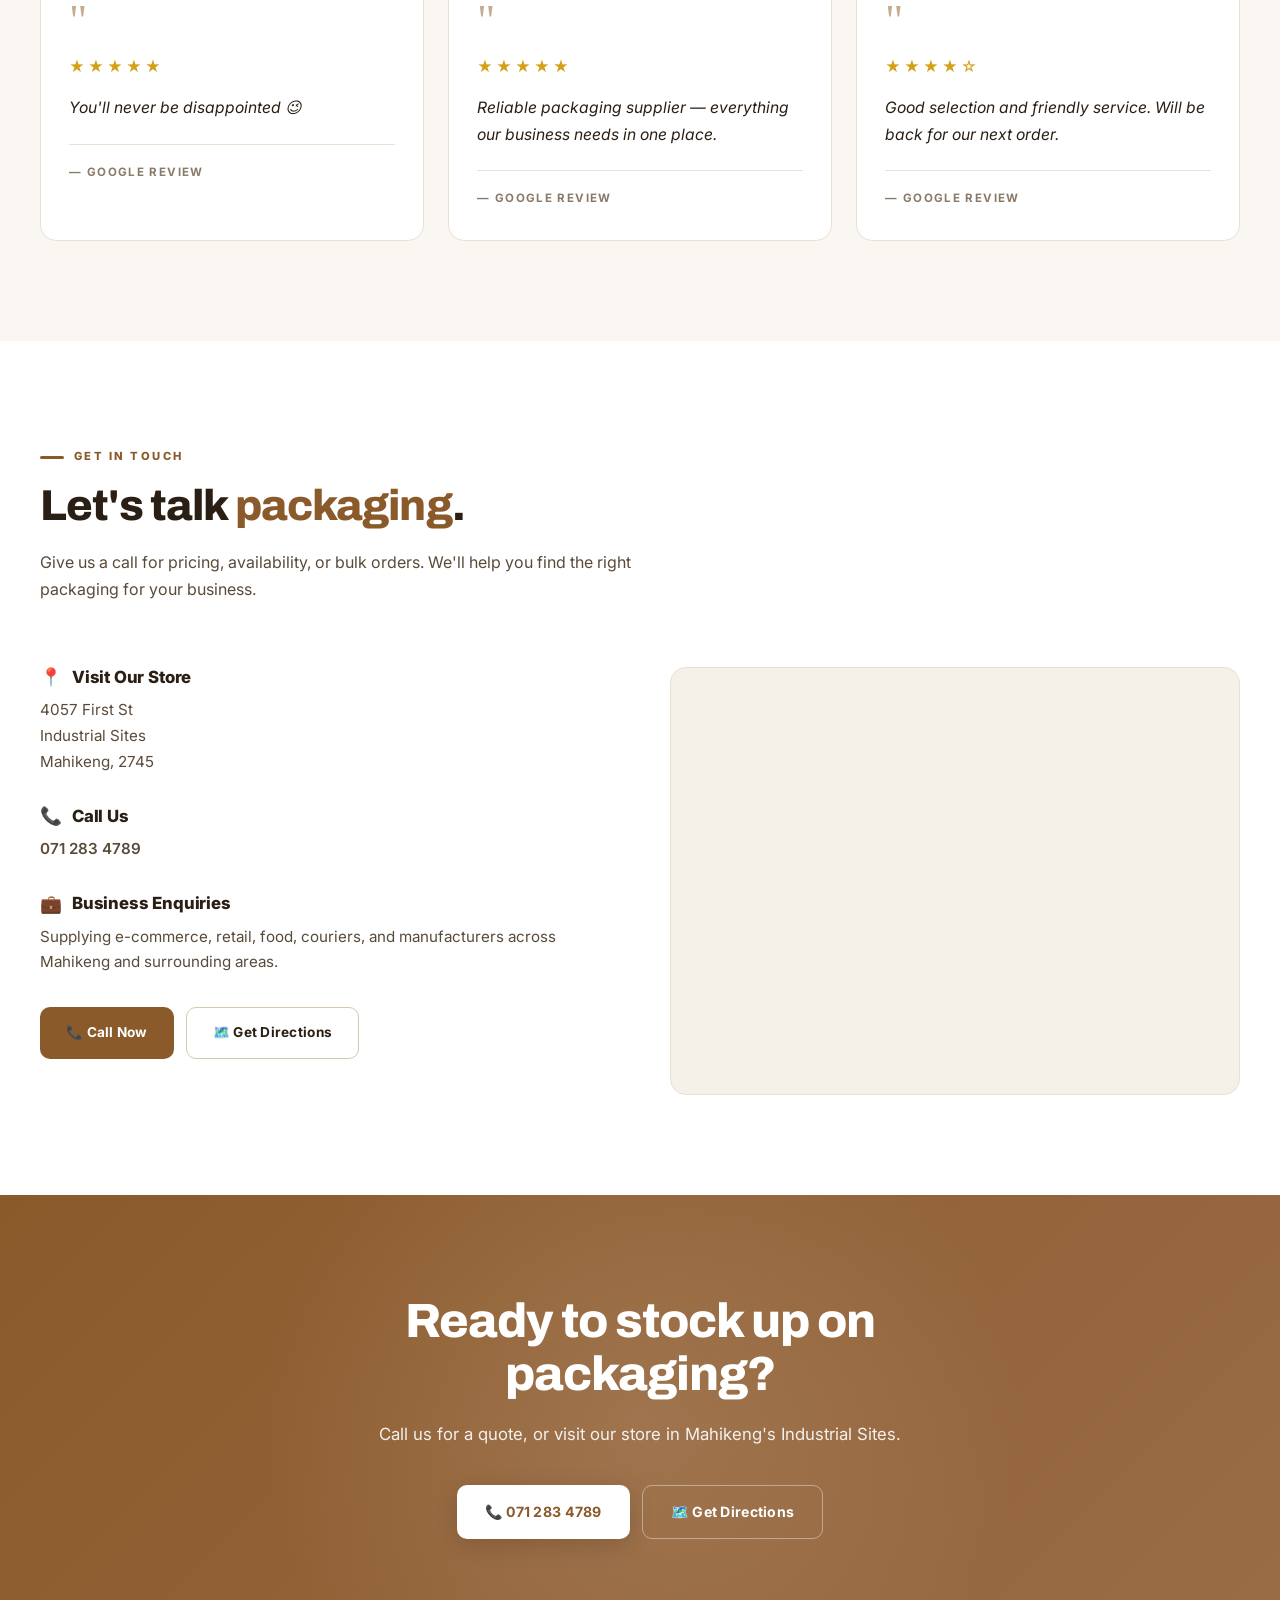
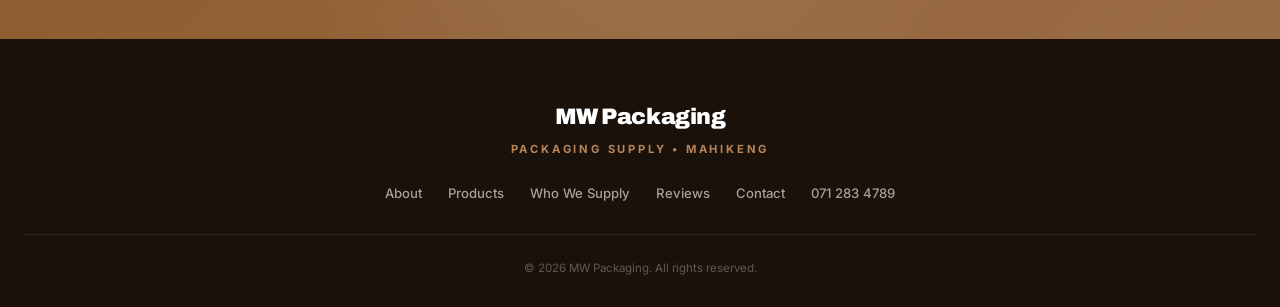
<file: mw-packaging.html>
<!DOCTYPE html>
<html lang="en">
<head>
  <meta charset="UTF-8">
  <meta name="viewport" content="width=device-width, initial-scale=1.0">
  <title>MW Packaging | Packaging Supply Store — Mahikeng</title>
  <meta name="description" content="MW Packaging Mahikeng — packaging supply store in Industrial Sites. Boxes, bubble wrap, tape, courier bags and more. 4.4★ on Google. Call 071 283 4789.">
  <link href="https://fonts.googleapis.com/css2?family=Archivo:wght@500;600;700;800;900&family=Inter:wght@400;500;600;700&display=swap" rel="stylesheet">
  <style>
    * { box-sizing: border-box; margin: 0; padding: 0; }
    :root {
      --ink: #2a1f14;
      --ink-soft: #5a4a3a;
      --ink-muted: #8a7a6a;
      --bg: #faf7f2;
      --bg-warm: #f5f0e8;
      --card: #ffffff;
      --card-hover: #fdfbf8;
      --border: #e8e0d2;
      --border-strong: #d4c8b2;
      --kraft: #b8845a;
      --kraft-dim: #9a6c46;
      --kraft-soft: #f5e8dc;
      --kraft-pale: #faf1e8;
      --box: #8b5a2b;
      --box-soft: #f0e0cc;
      --gold: #d4a017;
      --white: #ffffff;
      --green: #3a7d44;
      --green-soft: #e3f2e5;
    }
    html { scroll-behavior: smooth; }
    body {
      font-family: 'Inter', system-ui, -apple-system, sans-serif;
      background: var(--bg);
      color: var(--ink);
      line-height: 1.6;
      -webkit-font-smoothing: antialiased;
    }
    h1, h2, h3, h4 {
      font-family: 'Archivo', 'Inter', sans-serif;
      font-weight: 800;
      line-height: 1.12;
      letter-spacing: -0.02em;
    }
    a { color: inherit; text-decoration: none; }
    img { max-width: 100%; display: block; }
    /* ===== NAV ===== */
    nav {
      position: fixed;
      top: 0; left: 0; right: 0;
      z-index: 100;
      background: rgba(250, 247, 242, 0.95);
      backdrop-filter: blur(14px);
      border-bottom: 1px solid var(--border);
    }
    nav .inner {
      max-width: 1200px;
      margin: 0 auto;
      padding: 14px 24px;
      display: flex;
      align-items: center;
      justify-content: space-between;
      gap: 16px;
    }
    .nav-logo {
      display: flex;
      align-items: center;
      gap: 12px;
    }
    .logo-mark {
      width: 44px;
      height: 44px;
      background: var(--box);
      border-radius: 10px;
      display: flex;
      align-items: center;
      justify-content: center;
      color: var(--kraft-pale);
      font-family: 'Archivo', sans-serif;
      font-weight: 900;
      font-size: 1.15rem;
      flex-shrink: 0;
      letter-spacing: -0.02em;
      position: relative;
      overflow: hidden;
    }
    .logo-mark::after {
      content: "";
      position: absolute;
      top: 0; left: 0;
      width: 100%; height: 30%;
      background: rgba(0,0,0,0.15);
      border-bottom: 1px solid rgba(255,255,255,0.1);
    }
    .logo-text {
      line-height: 1.15;
    }
    .logo-text strong {
      font-family: 'Archivo', sans-serif;
      font-weight: 900;
      font-size: 1rem;
      color: var(--ink);
      display: block;
      letter-spacing: -0.02em;
    }
    .logo-text small {
      font-size: 0.6rem;
      color: var(--kraft);
      letter-spacing: 0.2em;
      text-transform: uppercase;
      font-weight: 700;
    }
    .nav-links {
      display: flex;
      gap: 26px;
      align-items: center;
    }
    .nav-links a {
      font-size: 0.82rem;
      font-weight: 600;
      color: var(--ink-soft);
      transition: color 0.2s;
      letter-spacing: 0.02em;
    }
    .nav-links a:hover { color: var(--box); }
    .nav-cta {
      background: var(--box);
      color: var(--white) !important;
      padding: 11px 22px;
      border-radius: 8px;
      font-weight: 700;
      font-size: 0.78rem;
      transition: all 0.2s;
      letter-spacing: 0.03em;
      box-shadow: 0 4px 12px rgba(139, 90, 43, 0.25);
    }
    .nav-cta:hover {
      background: var(--kraft-dim);
      transform: translateY(-1px);
      box-shadow: 0 8px 18px rgba(139, 90, 43, 0.35);
    }
    .menu-toggle {
      display: none;
      background: none;
      border: none;
      font-size: 1.5rem;
      color: var(--box);
      cursor: pointer;
      padding: 4px;
    }
    /* ===== HERO ===== */
    .hero {
      padding: 150px 24px 90px;
      position: relative;
      overflow: hidden;
      background: var(--bg-warm);
    }
    .hero::before {
      content: "";
      position: absolute;
      top: -150px; right: -150px;
      width: 500px; height: 500px;
      background: radial-gradient(circle, rgba(139, 90, 43, 0.08), transparent 70%);
      pointer-events: none;
    }
    .hero-grid {
      max-width: 1200px;
      margin: 0 auto;
      display: grid;
      grid-template-columns: 1.2fr 1fr;
      gap: 60px;
      align-items: center;
      position: relative;
      z-index: 2;
    }
    .hero-tag {
      display: inline-flex;
      align-items: center;
      gap: 10px;
      font-size: 0.72rem;
      letter-spacing: 0.2em;
      text-transform: uppercase;
      color: var(--box);
      font-weight: 800;
      background: var(--kraft-soft);
      padding: 8px 18px;
      border-radius: 40px;
      margin-bottom: 28px;
    }
    .hero-tag::before {
      content: "📦";
      font-size: 0.95rem;
    }
    .hero h1 {
      font-size: clamp(2.4rem, 5.5vw, 4rem);
      margin-bottom: 24px;
      letter-spacing: -0.03em;
      line-height: 1.05;
      color: var(--ink);
    }
    .hero h1 span {
      color: var(--box);
      position: relative;
      display: inline-block;
    }
    .hero h1 span::after {
      content: "";
      position: absolute;
      bottom: 4px;
      left: 0;
      width: 100%;
      height: 8px;
      background: var(--kraft-soft);
      z-index: -1;
      border-radius: 3px;
    }
    .hero-sub {
      font-size: 1.05rem;
      color: var(--ink-soft);
      max-width: 560px;
      margin-bottom: 36px;
      line-height: 1.7;
    }
    .hero-actions {
      display: flex;
      gap: 12px;
      flex-wrap: wrap;
      margin-bottom: 48px;
    }
    .btn {
      display: inline-flex;
      align-items: center;
      gap: 10px;
      padding: 15px 28px;
      border-radius: 10px;
      font-weight: 700;
      font-size: 0.88rem;
      transition: all 0.2s;
      cursor: pointer;
      border: none;
      letter-spacing: 0.02em;
    }
    .btn-primary {
      background: var(--box);
      color: var(--white);
      box-shadow: 0 6px 18px rgba(139, 90, 43, 0.3);
    }
    .btn-primary:hover {
      background: var(--kraft-dim);
      transform: translateY(-2px);
      box-shadow: 0 10px 24px rgba(139, 90, 43, 0.4);
    }
    .btn-outline {
      background: transparent;
      color: var(--ink);
      border: 1.5px solid var(--border-strong);
    }
    .btn-outline:hover {
      border-color: var(--box);
      background: var(--card);
      color: var(--box);
    }
    .hero-trust {
      display: flex;
      gap: 32px;
      flex-wrap: wrap;
      padding-top: 32px;
      border-top: 1px solid var(--border);
    }
    .hero-trust-item {
      display: flex;
      align-items: center;
      gap: 10px;
      font-size: 0.82rem;
      color: var(--ink-soft);
    }
    .hero-trust-item strong {
      color: var(--ink);
      font-weight: 800;
      font-family: 'Archivo', sans-serif;
    }
    .hero-trust-icon { color: var(--box); font-size: 1.1rem; }
    .hero-stars { color: var(--gold); letter-spacing: 2px; }
    /* Hero visual — packaging cards */
    .hero-visual {
      display: flex;
      flex-direction: column;
      gap: 14px;
    }
    .pkg-card {
      background: var(--card);
      border: 1px solid var(--border);
      border-radius: 14px;
      padding: 20px 22px;
      display: flex;
      align-items: center;
      gap: 16px;
      transition: all 0.25s;
      box-shadow: 0 2px 8px rgba(42, 31, 20, 0.04);
    }
    .pkg-card:hover {
      transform: translateX(-6px);
      border-color: var(--border-strong);
      box-shadow: 0 8px 20px rgba(42, 31, 20, 0.08);
    }
    .pkg-icon {
      width: 46px;
      height: 46px;
      border-radius: 10px;
      background: var(--kraft-soft);
      display: flex;
      align-items: center;
      justify-content: center;
      font-size: 1.35rem;
      flex-shrink: 0;
    }
    .pkg-text h4 {
      font-family: 'Inter', sans-serif;
      font-weight: 700;
      font-size: 0.95rem;
      color: var(--ink);
      margin-bottom: 2px;
      letter-spacing: -0.01em;
    }
    .pkg-text p {
      font-size: 0.74rem;
      color: var(--ink-muted);
    }
    /* ===== INFO STRIP ===== */
    .info-strip {
      background: var(--card);
      padding: 22px 24px;
      border-bottom: 1px solid var(--border);
    }
    .info-strip-inner {
      max-width: 1200px;
      margin: 0 auto;
      display: flex;
      justify-content: space-between;
      gap: 20px;
      flex-wrap: wrap;
      align-items: center;
    }
    .info-strip-item {
      display: flex;
      align-items: center;
      gap: 10px;
      font-size: 0.85rem;
      color: var(--ink-soft);
    }
    .info-strip-item strong { color: var(--ink); font-weight: 700; }
    .info-strip-icon { color: var(--box); }
    /* ===== SECTIONS ===== */
    section { padding: 100px 24px; }
    .container { max-width: 1200px; margin: 0 auto; }
    .section-head {
      max-width: 760px;
      margin-bottom: 64px;
    }
    .section-label {
      font-size: 0.7rem;
      letter-spacing: 0.22em;
      text-transform: uppercase;
      color: var(--box);
      margin-bottom: 16px;
      font-weight: 800;
      display: inline-flex;
      align-items: center;
      gap: 10px;
    }
    .section-label::before {
      content: "";
      width: 24px;
      height: 3px;
      background: var(--box);
      border-radius: 2px;
    }
    .section-title {
      font-size: clamp(1.8rem, 4.5vw, 2.7rem);
      margin-bottom: 18px;
      color: var(--ink);
    }
    .section-title span { color: var(--box); }
    .section-intro {
      color: var(--ink-soft);
      font-size: 1rem;
      line-height: 1.7;
      max-width: 640px;
    }
    /* ===== ABOUT ===== */
    #about { background: var(--card); }
    .about-grid {
      display: grid;
      grid-template-columns: 1fr 1fr;
      gap: 60px;
      align-items: center;
    }
    .about-visual {
      aspect-ratio: 4 / 5;
      border-radius: 16px;
      background:
        linear-gradient(135deg, #8b5a2b, #6b421a),
        radial-gradient(circle at 30% 30%, rgba(212, 160, 23, 0.3), transparent 60%);
      display: flex;
      align-items: center;
      justify-content: center;
      font-size: 7rem;
      position: relative;
      overflow: hidden;
      box-shadow: 20px 20px 0 var(--kraft-soft);
    }
    .about-visual::after {
      content: "📦";
      opacity: 0.55;
      filter: sepia(1) brightness(1.5);
    }
    .about-text p {
      color: var(--ink-soft);
      margin-bottom: 18px;
      font-size: 0.98rem;
      line-height: 1.8;
    }
    .about-stats {
      display: grid;
      grid-template-columns: 1fr 1fr;
      gap: 24px;
      margin-top: 32px;
      padding-top: 32px;
      border-top: 1px solid var(--border);
    }
    .about-stat strong {
      display: block;
      font-family: 'Archivo', sans-serif;
      font-size: 1.9rem;
      color: var(--box);
      font-weight: 900;
      line-height: 1;
      margin-bottom: 6px;
      letter-spacing: -0.02em;
    }
    .about-stat span {
      font-size: 0.72rem;
      color: var(--ink-muted);
      letter-spacing: 0.08em;
      text-transform: uppercase;
      font-weight: 600;
    }
    /* ===== CATEGORIES ===== */
    #products { background: var(--bg); }
    .products-grid {
      display: grid;
      grid-template-columns: repeat(auto-fill, minmax(250px, 1fr));
      gap: 20px;
    }
    .prod-card {
      background: var(--card);
      border-radius: 14px;
      padding: 30px 26px;
      border: 1px solid var(--border);
      transition: all 0.25s;
      position: relative;
      overflow: hidden;
    }
    .prod-card::before {
      content: "";
      position: absolute;
      top: 0; left: 0;
      width: 100%;
      height: 4px;
      background: var(--box);
      transform: scaleX(0);
      transform-origin: left;
      transition: transform 0.3s;
    }
    .prod-card:hover {
      transform: translateY(-4px);
      box-shadow: 0 14px 30px rgba(42, 31, 20, 0.08);
      border-color: var(--border-strong);
    }
    .prod-card:hover::before { transform: scaleX(1); }
    .prod-icon {
      width: 54px;
      height: 54px;
      border-radius: 12px;
      background: var(--kraft-soft);
      display: flex;
      align-items: center;
      justify-content: center;
      font-size: 1.5rem;
      margin-bottom: 20px;
    }
    .prod-card h3 {
      font-family: 'Inter', sans-serif;
      font-weight: 800;
      font-size: 1.05rem;
      letter-spacing: -0.01em;
      margin-bottom: 10px;
      color: var(--ink);
    }
    .prod-card p {
      font-size: 0.86rem;
      color: var(--ink-soft);
      line-height: 1.6;
    }
    /* ===== WHO WE SUPPLY ===== */
    #supply {
      background: var(--ink);
      color: var(--white);
    }
    #supply .section-label {
      color: var(--kraft);
    }
    #supply .section-label::before { background: var(--kraft); }
    #supply .section-title { color: var(--white); }
    #supply .section-title span { color: var(--kraft); }
    #supply .section-intro { color: rgba(255,255,255,0.75); }
    .supply-grid {
      display: grid;
      grid-template-columns: repeat(auto-fit, minmax(220px, 1fr));
      gap: 24px;
    }
    .supply-item {
      padding: 32px 26px;
      background: rgba(255,255,255,0.04);
      border: 1px solid rgba(255,255,255,0.1);
      border-radius: 14px;
      transition: all 0.25s;
    }
    .supply-item:hover {
      background: rgba(255,255,255,0.07);
      border-color: rgba(184, 132, 90, 0.4);
      transform: translateY(-4px);
    }
    .supply-icon {
      font-size: 2rem;
      margin-bottom: 16px;
    }
    .supply-item h3 {
      font-family: 'Inter', sans-serif;
      font-weight: 800;
      font-size: 1rem;
      letter-spacing: -0.01em;
      color: var(--white);
      margin-bottom: 10px;
    }
    .supply-item p {
      font-size: 0.86rem;
      color: rgba(255,255,255,0.65);
      line-height: 1.6;
    }
    /* ===== WHY US ===== */
    #why { background: var(--card); }
    .why-grid {
      display: grid;
      grid-template-columns: repeat(auto-fit, minmax(240px, 1fr));
      gap: 28px;
    }
    .why-item {
      padding: 32px 28px;
      background: var(--bg);
      border: 1px solid var(--border);
      border-radius: 14px;
      transition: all 0.25s;
    }
    .why-item:hover {
      transform: translateY(-4px);
      border-color: var(--box);
      background: var(--kraft-pale);
    }
    .why-num {
      font-family: 'Archivo', sans-serif;
      font-size: 2rem;
      font-weight: 900;
      color: var(--box);
      margin-bottom: 16px;
      line-height: 1;
    }
    .why-item h3 {
      font-family: 'Inter', sans-serif;
      font-weight: 800;
      font-size: 1.05rem;
      letter-spacing: -0.01em;
      color: var(--ink);
      margin-bottom: 10px;
    }
    .why-item p {
      font-size: 0.88rem;
      color: var(--ink-soft);
      line-height: 1.65;
    }
    /* ===== REVIEWS ===== */
    #reviews { background: var(--bg); }
    .reviews-top {
      display: flex;
      align-items: center;
      gap: 40px;
      flex-wrap: wrap;
      padding: 40px;
      background: var(--card);
      border-radius: 16px;
      border: 1px solid var(--border);
      margin-bottom: 48px;
    }
    .reviews-score {
      display: flex;
      align-items: center;
      gap: 22px;
    }
    .reviews-score-num {
      font-family: 'Archivo', sans-serif;
      font-size: 4rem;
      font-weight: 900;
      color: var(--box);
      line-height: 1;
      letter-spacing: -0.03em;
    }
    .reviews-score-meta {
      font-size: 0.85rem;
      color: var(--ink-soft);
      line-height: 1.6;
    }
    .reviews-score-stars {
      color: var(--gold);
      font-size: 1.2rem;
      letter-spacing: 3px;
      display: block;
      margin-bottom: 6px;
    }
    .reviews-divider {
      width: 1px;
      height: 70px;
      background: var(--border-strong);
    }
    .reviews-summary {
      font-size: 0.95rem;
      color: var(--ink-soft);
      max-width: 480px;
      line-height: 1.7;
    }
    .reviews-grid {
      display: grid;
      grid-template-columns: repeat(auto-fit, minmax(300px, 1fr));
      gap: 24px;
    }
    .review-card {
      background: var(--card);
      border: 1px solid var(--border);
      border-radius: 16px;
      padding: 32px 28px;
      transition: all 0.25s;
    }
    .review-card:hover {
      transform: translateY(-4px);
      box-shadow: 0 14px 30px rgba(42, 31, 20, 0.06);
      border-color: var(--border-strong);
    }
    .review-quote {
      color: var(--box);
      font-size: 2.8rem;
      font-family: Georgia, serif;
      line-height: 1;
      margin-bottom: 12px;
      opacity: 0.5;
    }
    .review-card .stars {
      color: var(--gold);
      font-size: 0.95rem;
      letter-spacing: 3px;
      margin-bottom: 16px;
      display: block;
    }
    .review-card p {
      font-size: 0.98rem;
      line-height: 1.7;
      color: var(--ink);
      margin-bottom: 22px;
      font-style: italic;
    }
    .review-author {
      font-size: 0.72rem;
      color: var(--ink-muted);
      font-weight: 700;
      letter-spacing: 0.12em;
      text-transform: uppercase;
      padding-top: 18px;
      border-top: 1px solid var(--border);
    }
    /* ===== CONTACT ===== */
    #contact { background: var(--card); }
    .contact-grid {
      display: grid;
      grid-template-columns: 1fr 1fr;
      gap: 60px;
      align-items: start;
    }
    .contact-block { margin-bottom: 32px; }
    .contact-block h4 {
      font-family: 'Inter', sans-serif;
      font-weight: 800;
      font-size: 1.05rem;
      letter-spacing: -0.01em;
      margin-bottom: 10px;
      color: var(--ink);
      display: flex;
      align-items: center;
      gap: 10px;
    }
    .contact-block h4 span {
      color: var(--box);
      font-size: 1.1rem;
    }
    .contact-block p, .contact-block a {
      color: var(--ink-soft);
      font-size: 0.95rem;
      line-height: 1.7;
    }
    .contact-block a { font-weight: 600; }
    .contact-block a:hover { color: var(--box); }
    .contact-actions {
      display: flex;
      gap: 12px;
      flex-wrap: wrap;
      margin-top: 28px;
    }
    .contact-actions .btn { padding: 14px 26px; font-size: 0.85rem; }
    .btn-dark {
      background: var(--box);
      color: var(--white);
    }
    .btn-dark:hover {
      background: var(--kraft-dim);
      transform: translateY(-2px);
      box-shadow: 0 8px 20px rgba(139, 90, 43, 0.3);
    }
    .map-embed {
      width: 100%;
      aspect-ratio: 4 / 3;
      border-radius: 16px;
      overflow: hidden;
      border: 1px solid var(--border);
      background: var(--bg-warm);
    }
    .map-embed iframe { width: 100%; height: 100%; border: 0; }
    /* ===== CTA FINAL ===== */
    .cta-final {
      background: linear-gradient(135deg, var(--box) 0%, var(--kraft-dim) 100%);
      color: var(--white);
      text-align: center;
      padding: 100px 24px;
      position: relative;
      overflow: hidden;
    }
    .cta-final::before {
      content: "";
      position: absolute;
      top: -50%; left: 50%;
      transform: translateX(-50%);
      width: 900px; height: 900px;
      background: radial-gradient(circle, rgba(250, 241, 232, 0.12), transparent 60%);
      pointer-events: none;
    }
    .cta-final-inner {
      position: relative;
      z-index: 2;
      max-width: 700px;
      margin: 0 auto;
    }
    .cta-final h2 {
      font-size: clamp(1.9rem, 5vw, 3rem);
      margin-bottom: 18px;
      color: var(--white);
      letter-spacing: -0.02em;
    }
    .cta-final p {
      color: rgba(255,255,255,0.9);
      margin-bottom: 36px;
      font-size: 1.05rem;
      line-height: 1.7;
    }
    .cta-final-actions {
      display: flex;
      gap: 12px;
      justify-content: center;
      flex-wrap: wrap;
    }
    .btn-white {
      background: var(--white);
      color: var(--box);
      box-shadow: 0 6px 24px rgba(0,0,0,0.15);
    }
    .btn-white:hover {
      background: #fff;
      transform: translateY(-3px);
      box-shadow: 0 12px 30px rgba(0,0,0,0.25);
    }
    .btn-dark-outline {
      background: transparent;
      color: var(--white);
      border: 1.5px solid rgba(255,255,255,0.4);
    }
    .btn-dark-outline:hover {
      background: rgba(255,255,255,0.1);
      border-color: rgba(255,255,255,0.8);
    }
    /* ===== FOOTER ===== */
    footer {
      background: #1a120a;
      color: rgba(255,255,255,0.6);
      padding: 60px 24px 30px;
      text-align: center;
    }
    .footer-logo {
      font-family: 'Archivo', sans-serif;
      font-size: 1.4rem;
      font-weight: 900;
      color: var(--white);
      margin-bottom: 6px;
      letter-spacing: -0.02em;
    }
    .footer-tag {
      font-size: 0.7rem;
      letter-spacing: 0.25em;
      text-transform: uppercase;
      color: var(--kraft);
      margin-bottom: 24px;
      font-weight: 700;
    }
    .footer-links {
      display: flex;
      gap: 26px;
      justify-content: center;
      flex-wrap: wrap;
      margin-bottom: 30px;
    }
    .footer-links a {
      font-size: 0.82rem;
      color: rgba(255,255,255,0.6);
      transition: color 0.2s;
      font-weight: 500;
    }
    .footer-links a:hover { color: var(--kraft); }
    .footer-copy {
      font-size: 0.72rem;
      color: rgba(255,255,255,0.3);
      padding-top: 24px;
      border-top: 1px solid rgba(255,255,255,0.08);
    }
    .whatsapp-float {
      position: fixed;
      bottom: 22px;
      right: 22px;
      z-index: 90;
      background: var(--box);
      color: var(--white);
      width: 58px;
      height: 58px;
      border-radius: 50%;
      display: flex;
      align-items: center;
      justify-content: center;
      font-size: 1.5rem;
      box-shadow: 0 6px 24px rgba(139, 90, 43, 0.4);
      transition: transform 0.2s;
    }
    .whatsapp-float:hover { transform: scale(1.08); }
    /* ===== RESPONSIVE ===== */
    @media (max-width: 900px) {
      .hero-grid { grid-template-columns: 1fr; gap: 40px; }
      .hero { padding: 120px 20px 60px; }
      .about-grid { grid-template-columns: 1fr; gap: 40px; }
      .about-visual { aspect-ratio: 4 / 3; box-shadow: 12px 12px 0 var(--kraft-soft); }
      .contact-grid { grid-template-columns: 1fr; gap: 40px; }
      .nav-links {
        display: none;
        position: absolute;
        top: 100%; left: 0; right: 0;
        flex-direction: column;
        background: var(--card);
        padding: 22px;
        gap: 18px;
        border-bottom: 1px solid var(--border);
        align-items: flex-start;
        box-shadow: 0 10px 30px rgba(0,0,0,0.05);
      }
      .nav-links.open { display: flex; }
      .menu-toggle { display: block; }
      section { padding: 60px 20px; }
      .hero-trust { gap: 20px; font-size: 0.78rem; }
      .reviews-top { padding: 28px; flex-direction: column; align-items: flex-start; gap: 24px; }
      .reviews-divider { display: none; }
      .info-strip-inner { flex-direction: column; align-items: flex-start; gap: 12px; }
    }
    @media (max-width: 480px) {
      .hero h1 { font-size: 2.1rem; }
      .section-title { font-size: 1.7rem; }
      .about-stats { grid-template-columns: 1fr; }
    }
  </style>
</head>
<body>
  <!-- ===== NAV ===== -->
  <nav>
    <div class="inner">
      <a href="#top" class="nav-logo">
        <div class="logo-mark">MW</div>
        <div class="logo-text">
          <strong>MW Packaging</strong>
          <small>Mahikeng • Industrial</small>
        </div>
      </a>
      <button class="menu-toggle" onclick="document.querySelector('.nav-links').classList.toggle('open')" aria-label="Toggle menu">☰</button>
      <div class="nav-links">
        <a href="#about" onclick="document.querySelector('.nav-links').classList.remove('open')">About</a>
        <a href="#products" onclick="document.querySelector('.nav-links').classList.remove('open')">Products</a>
        <a href="#supply" onclick="document.querySelector('.nav-links').classList.remove('open')">Who We Supply</a>
        <a href="#reviews" onclick="document.querySelector('.nav-links').classList.remove('open')">Reviews</a>
        <a href="#contact" onclick="document.querySelector('.nav-links').classList.remove('open')">Contact</a>
        <a href="tel:0712834789" class="nav-cta">Call Us</a>
      </div>
    </div>
  </nav>

  <!-- ===== HERO ===== -->
  <section class="hero" id="top">
    <div class="hero-grid">
      <div>
        <div class="hero-tag">Packaging Supply Store • Mahikeng</div>
        <h1>Everything you need to <span>pack, protect & ship</span>.</h1>
        <p class="hero-sub">
          Mahikeng's trusted packaging supplier for businesses. Boxes, tape, bubble wrap, poly bags, and everything else you need to get your products out the door.
        </p>
        <div class="hero-actions">
          <a href="tel:0712834789" class="btn btn-primary">📞 Call for a Quote</a>
          <a href="#products" class="btn btn-outline">See What We Stock</a>
        </div>
        <div class="hero-trust">
          <div class="hero-trust-item">
            <span class="hero-trust-icon hero-stars">★★★★★</span>
            <span><strong>4.4</strong> on Google (25 reviews)</span>
          </div>
          <div class="hero-trust-item">
            <span class="hero-trust-icon">📦</span>
            <span><strong>Full range</strong> of packaging</span>
          </div>
          <div class="hero-trust-item">
            <span class="hero-trust-icon">🏭</span>
            <span><strong>Industrial Sites</strong>, Mahikeng</span>
          </div>
        </div>
      </div>
      <div class="hero-visual">
        <div class="pkg-card">
          <div class="pkg-icon">📦</div>
          <div class="pkg-text">
            <h4>Boxes & Cartons</h4>
            <p>Shipping, moving, custom sizes</p>
          </div>
        </div>
        <div class="pkg-card">
          <div class="pkg-icon">🎁</div>
          <div class="pkg-text">
            <h4>Bubble Wrap & Foam</h4>
            <p>Protection for fragile goods</p>
          </div>
        </div>
        <div class="pkg-card">
          <div class="pkg-icon">📏</div>
          <div class="pkg-text">
            <h4>Tape & Strapping</h4>
            <p>Packing tape, stretch film, ties</p>
          </div>
        </div>
      </div>
    </div>
  </section>

  <!-- ===== INFO STRIP ===== -->
  <div class="info-strip">
    <div class="info-strip-inner">
      <div class="info-strip-item">
        <span class="info-strip-icon">📍</span>
        <span><strong>4057 First St</strong>, Industrial Sites, Mahikeng</span>
      </div>
      <div class="info-strip-item">
        <span class="info-strip-icon">📞</span>
        <span><strong>071 283 4789</strong></span>
      </div>
      <div class="info-strip-item">
        <span class="info-strip-icon">⭐</span>
        <span><strong>4.4 ★</strong> · 25 Google reviews</span>
      </div>
      <div class="info-strip-item">
        <span class="info-strip-icon">💬</span>
        <span>"You'll never be disappointed"</span>
      </div>
    </div>
  </div>

  <!-- ===== ABOUT ===== -->
  <section id="about">
    <div class="container">
      <div class="about-grid">
        <div class="about-visual"></div>
        <div class="about-text">
          <div class="section-label">About MW Packaging</div>
          <h2 class="section-title">Supplying Mahikeng businesses for <span>years</span>.</h2>
          <p>
            MW Packaging is a locally owned and operated packaging supply store based in Mahikeng's Industrial Sites area. We serve a wide range of businesses across the region — from e-commerce sellers packing their first orders, to established couriers and manufacturers with bulk requirements.
          </p>
          <p>
            Whether you need a single roll of tape or a full pallet of boxes, our team is here to help you find the right packaging for your product. Fast service, fair pricing, and packaging that does the job.
          </p>
          <div class="about-stats">
            <div class="about-stat">
              <strong>4.4★</strong>
              <span>Google Rating</span>
            </div>
            <div class="about-stat">
              <strong>25</strong>
              <span>Google Reviews</span>
            </div>
            <div class="about-stat">
              <strong>Full</strong>
              <span>Packaging range</span>
            </div>
            <div class="about-stat">
              <strong>B2B</strong>
              <span>Business focused</span>
            </div>
          </div>
        </div>
      </div>
    </div>
  </section>

  <!-- ===== PRODUCTS ===== -->
  <section id="products">
    <div class="container">
      <div class="section-head">
        <span class="section-label">What We Stock</span>
        <h2 class="section-title">Packaging for every <span>business need</span>.</h2>
        <p class="section-intro">
          From the smallest envelope to the largest moving box — if it's packaging, we probably have it.
        </p>
      </div>
      <div class="products-grid">
        <div class="prod-card">
          <div class="prod-icon">📦</div>
          <h3>Boxes & Cartons</h3>
          <p>Shipping boxes, moving boxes, and cartons in a range of sizes and strengths.</p>
        </div>
        <div class="prod-card">
          <div class="prod-icon">🫧</div>
          <h3>Bubble Wrap & Foam</h3>
          <p>Protective materials for fragile, delicate, or high-value products.</p>
        </div>
        <div class="prod-card">
          <div class="prod-icon">📏</div>
          <h3>Tape & Strapping</h3>
          <p>Packing tape, masking tape, strapping, banding, and everything to seal a package.</p>
        </div>
        <div class="prod-card">
          <div class="prod-icon">📮</div>
          <h3>Courier & Poly Bags</h3>
          <p>Poly mailers, courier bags, plastic bags, and envelopes for shipping.</p>
        </div>
        <div class="prod-card">
          <div class="prod-icon">🏷️</div>
          <h3>Labels & Tags</h3>
          <p>Shipping labels, barcode labels, and tags for tracking and branding.</p>
        </div>
        <div class="prod-card">
          <div class="prod-icon">🎞️</div>
          <h3>Stretch & Shrink Film</h3>
          <p>Pallet wrap, stretch film, and shrink wrap for bulk orders and transport.</p>
        </div>
        <div class="prod-card">
          <div class="prod-icon">📄</div>
          <h3>Void Fill</h3>
          <p>Packing paper, shredded paper, and loose fill to keep items secure inside a box.</p>
        </div>
        <div class="prod-card">
          <div class="prod-icon">✂️</div>
          <h3>Packing Accessories</h3>
          <p>Scissors, tape dispensers, markers, and every other tool for the packing station.</p>
        </div>
      </div>
    </div>
  </section>

  <!-- ===== WHO WE SUPPLY ===== -->
  <section id="supply">
    <div class="container">
      <div class="section-head">
        <span class="section-label">Who We Supply</span>
        <h2 class="section-title">Trusted by businesses <span>across Mahikeng</span>.</h2>
        <p class="section-intro">
          Whether you're packing one order or a thousand, we've got you covered.
        </p>
      </div>
      <div class="supply-grid">
        <div class="supply-item">
          <div class="supply-icon">🛒</div>
          <h3>E-Commerce Sellers</h3>
          <p>Selling online? We'll help you pack orders fast, safe, and professionally.</p>
        </div>
        <div class="supply-item">
          <div class="supply-icon">🚚</div>
          <h3>Couriers & Logistics</h3>
          <p>Bulk packaging for transport and delivery businesses.</p>
        </div>
        <div class="supply-item">
          <div class="supply-icon">🏪</div>
          <h3>Retailers</h3>
          <p>Bags, boxes, and packaging for shops and small businesses.</p>
        </div>
        <div class="supply-item">
          <div class="supply-icon">🍱</div>
          <h3>Food Businesses</h3>
          <p>Food-safe packaging for takeaways and caterers.</p>
        </div>
        <div class="supply-item">
          <div class="supply-icon">🏭</div>
          <h3>Manufacturers</h3>
          <p>Bulk packaging solutions for products heading to market.</p>
        </div>
        <div class="supply-item">
          <div class="supply-icon">🏠</div>
          <h3>Individuals</h3>
          <p>Moving house or shipping a gift? We stock smaller quantities too.</p>
        </div>
      </div>
    </div>
  </section>

  <!-- ===== WHY US ===== -->
  <section id="why">
    <div class="container">
      <div class="section-head">
        <span class="section-label">Why MW Packaging</span>
        <h2 class="section-title">Local, reliable, <span>always stocked</span>.</h2>
        <p class="section-intro">
          Our customers keep coming back because we do the simple things right.
        </p>
      </div>
      <div class="why-grid">
        <div class="why-item">
          <div class="why-num">01</div>
          <h3>Full Range Under One Roof</h3>
          <p>From boxes to bubble wrap to tape — get everything in one stop, no running around.</p>
        </div>
        <div class="why-item">
          <div class="why-num">02</div>
          <h3>Bulk & Small Quantities</h3>
          <p>Whether you need one roll or a pallet, we stock for both individuals and businesses.</p>
        </div>
        <div class="why-item">
          <div class="why-num">03</div>
          <h3>Fast, Friendly Service</h3>
          <p>Our team will help you find exactly what you need — no waiting, no fuss.</p>
        </div>
        <div class="why-item">
          <div class="why-num">04</div>
          <h3>Trusted Locally</h3>
          <p>4.4 stars from 25 Google reviews — we've built a reputation on reliability.</p>
        </div>
      </div>
    </div>
  </section>

  <!-- ===== REVIEWS ===== -->
  <section id="reviews">
    <div class="container">
      <div class="section-head">
        <span class="section-label">Customer Reviews</span>
        <h2 class="section-title">What our <span>customers say</span>.</h2>
      </div>
      <div class="reviews-top">
        <div class="reviews-score">
          <div class="reviews-score-num">4.4</div>
          <div class="reviews-score-meta">
            <span class="reviews-score-stars">★★★★☆</span>
            Based on <strong>25 Google reviews</strong>
          </div>
        </div>
        <div class="reviews-divider"></div>
        <div class="reviews-summary">
          Known in Mahikeng for reliable service and a full range of packaging supplies. If you're tired of driving between shops looking for boxes or tape — this is where you stop.
        </div>
      </div>
      <div class="reviews-grid">
        <div class="review-card">
          <div class="review-quote">"</div>
          <span class="stars">★★★★★</span>
          <p>You'll never be disappointed 😉</p>
          <div class="review-author">— Google Review</div>
        </div>
        <div class="review-card">
          <div class="review-quote">"</div>
          <span class="stars">★★★★★</span>
          <p>Reliable packaging supplier — everything our business needs in one place.</p>
          <div class="review-author">— Google Review</div>
        </div>
        <div class="review-card">
          <div class="review-quote">"</div>
          <span class="stars">★★★★☆</span>
          <p>Good selection and friendly service. Will be back for our next order.</p>
          <div class="review-author">— Google Review</div>
        </div>
      </div>
    </div>
  </section>

  <!-- ===== CONTACT ===== -->
  <section id="contact">
    <div class="container">
      <div class="section-head">
        <span class="section-label">Get In Touch</span>
        <h2 class="section-title">Let's talk <span>packaging</span>.</h2>
        <p class="section-intro">
          Give us a call for pricing, availability, or bulk orders. We'll help you find the right packaging for your business.
        </p>
      </div>
      <div class="contact-grid">
        <div>
          <div class="contact-block">
            <h4><span>📍</span> Visit Our Store</h4>
            <p>4057 First St<br>Industrial Sites<br>Mahikeng, 2745</p>
          </div>
          <div class="contact-block">
            <h4><span>📞</span> Call Us</h4>
            <p><a href="tel:0712834789">071 283 4789</a></p>
          </div>
          <div class="contact-block">
            <h4><span>💼</span> Business Enquiries</h4>
            <p>Supplying e-commerce, retail, food, couriers, and manufacturers across Mahikeng and surrounding areas.</p>
          </div>
          <div class="contact-actions">
            <a href="tel:0712834789" class="btn btn-dark">📞 Call Now</a>
            <a href="https://www.google.com/maps?q=MW+Packaging,+4057+First+St,+Industrial+Sites,+Mahikeng,+2745" class="btn btn-outline" target="_blank" rel="noopener">🗺️ Get Directions</a>
          </div>
        </div>
        <div class="map-embed">
          <iframe
            src="https://www.google.com/maps?q=MW+Packaging,+4057+First+St,+Industrial+Sites,+Mahikeng,+2745&output=embed"
            loading="lazy"
            referrerpolicy="no-referrer-when-downgrade"
            title="MW Packaging Mahikeng location">
          </iframe>
        </div>
      </div>
    </div>
  </section>

  <!-- ===== CTA FINAL ===== -->
  <section class="cta-final">
    <div class="cta-final-inner">
      <h2>Ready to stock up on packaging?</h2>
      <p>
        Call us for a quote, or visit our store in Mahikeng's Industrial Sites.
      </p>
      <div class="cta-final-actions">
        <a href="tel:0712834789" class="btn btn-white">📞 071 283 4789</a>
        <a href="https://www.google.com/maps?q=MW+Packaging,+4057+First+St,+Industrial+Sites,+Mahikeng,+2745" class="btn btn-dark-outline" target="_blank" rel="noopener">🗺️ Get Directions</a>
      </div>
    </div>
  </section>

  <!-- ===== FOOTER ===== -->
  <footer>
    <div class="footer-logo">MW Packaging</div>
    <div class="footer-tag">Packaging Supply • Mahikeng</div>
    <div class="footer-links">
      <a href="#about">About</a>
      <a href="#products">Products</a>
      <a href="#supply">Who We Supply</a>
      <a href="#reviews">Reviews</a>
      <a href="#contact">Contact</a>
      <a href="tel:0712834789">071 283 4789</a>
    </div>
    <div class="footer-copy">
      © 2026 MW Packaging. All rights reserved.
    </div>
  </footer>

  <a href="tel:0712834789" class="whatsapp-float" aria-label="Call MW Packaging">
    📞
  </a>
</body>
</html>
</file>
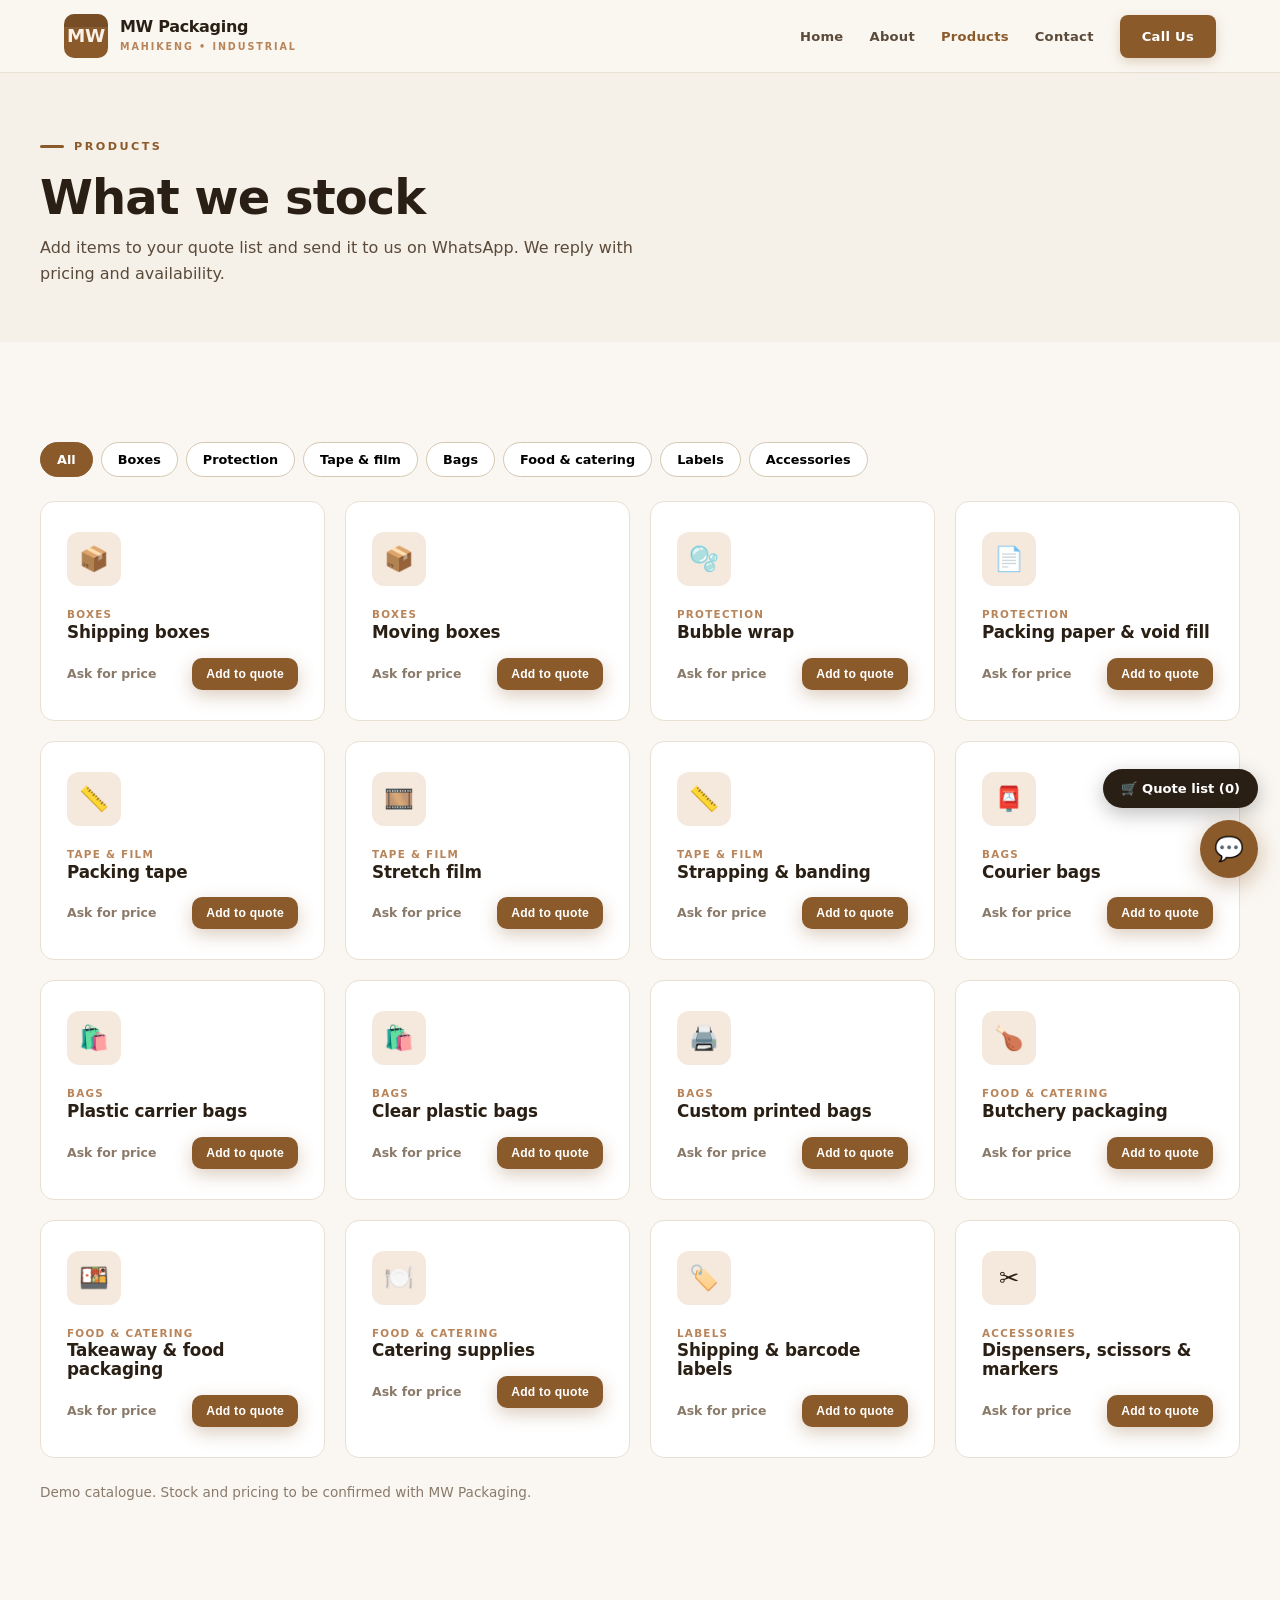
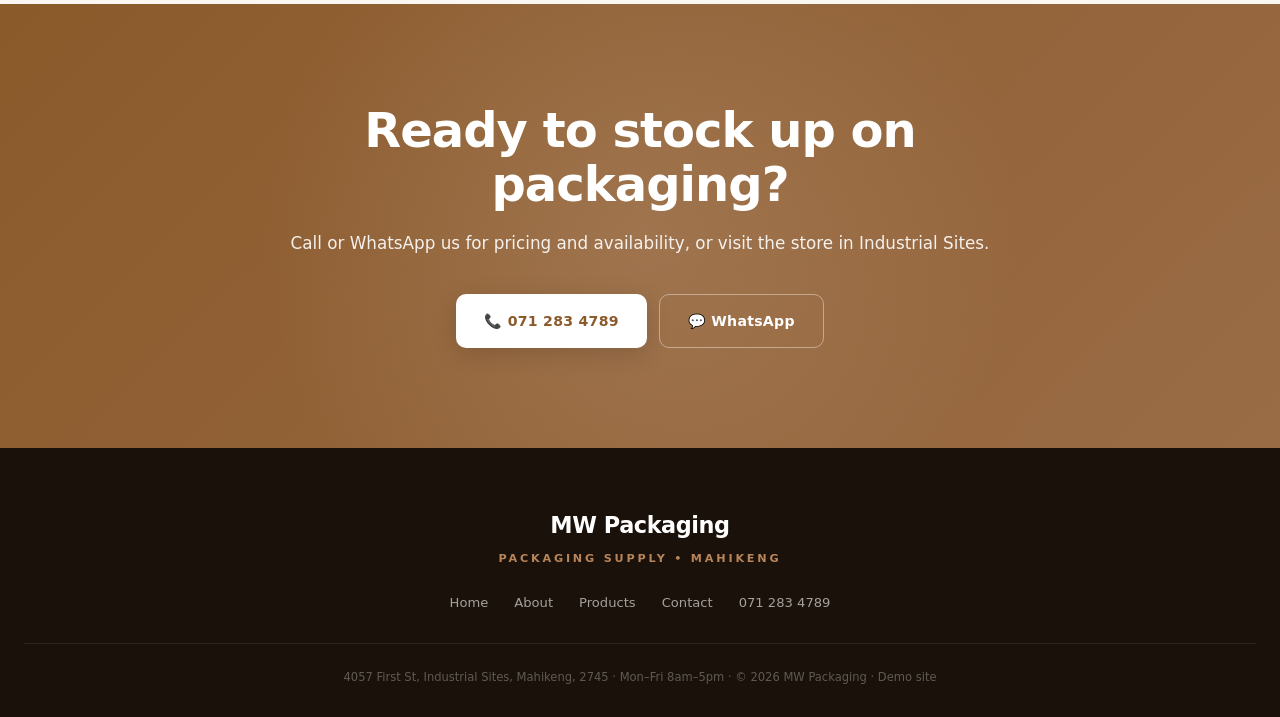
<file: shop.html>
<!DOCTYPE html>
<html lang="en"><head><meta charset="UTF-8"><meta name="viewport" content="width=device-width,initial-scale=1">
<title>Products | MW Packaging Mahikeng</title><meta name="description" content="Boxes, bubble wrap, tape, bags, food and catering packaging from MW Packaging Mahikeng.">
<meta name="theme-color" content="#8b5a2b"><link rel="icon" href="data:image/svg+xml,%3Csvg xmlns='http://www.w3.org/2000/svg' viewBox='0 0 100 100'%3E%3Ctext y='.9em' font-size='90'%3E📦%3C/text%3E%3C/svg%3E"><link rel="stylesheet" href="style.css"></head>
<body>
<nav><div class="inner"><a href="index.html" class="nav-logo"><div class="logo-mark">MW</div><div class="logo-text"><strong>MW Packaging</strong><small>Mahikeng • Industrial</small></div></a>
<button class="menu-toggle" aria-label="Toggle menu">☰</button>
<div class="nav-links"><a href="index.html">Home</a><a href="about.html">About</a><a href="shop.html" class=active>Products</a><a href="contact.html">Contact</a><a href="tel:0712834789" class="nav-cta">Call Us</a></div></div></nav>
<main><header class="page-hero"><div class="container"><div class="section-label">Products</div><h1>What we stock</h1><p>Add items to your quote list and send it to us on WhatsApp. We reply with pricing and availability.</p></div></header>
<section id="products"><div class="container"><div class="filters"><button class="on" data-f="All">All</button><button class="" data-f="Boxes">Boxes</button><button class="" data-f="Protection">Protection</button><button class="" data-f="Tape &amp; film">Tape &amp; film</button><button class="" data-f="Bags">Bags</button><button class="" data-f="Food &amp; catering">Food &amp; catering</button><button class="" data-f="Labels">Labels</button><button class="" data-f="Accessories">Accessories</button></div><div class="products-grid" id="grid"><div class="prod-card" data-cat="Boxes"><div class="prod-icon">📦</div><div class="tag">Boxes</div><h3>Shipping boxes</h3><div class="row"><span class="price">Ask for price</span><button class="btn btn-primary btn-sm add" data-name="Shipping boxes">Add to quote</button></div></div><div class="prod-card" data-cat="Boxes"><div class="prod-icon">📦</div><div class="tag">Boxes</div><h3>Moving boxes</h3><div class="row"><span class="price">Ask for price</span><button class="btn btn-primary btn-sm add" data-name="Moving boxes">Add to quote</button></div></div><div class="prod-card" data-cat="Protection"><div class="prod-icon">🫧</div><div class="tag">Protection</div><h3>Bubble wrap</h3><div class="row"><span class="price">Ask for price</span><button class="btn btn-primary btn-sm add" data-name="Bubble wrap">Add to quote</button></div></div><div class="prod-card" data-cat="Protection"><div class="prod-icon">📄</div><div class="tag">Protection</div><h3>Packing paper &amp; void fill</h3><div class="row"><span class="price">Ask for price</span><button class="btn btn-primary btn-sm add" data-name="Packing paper & void fill">Add to quote</button></div></div><div class="prod-card" data-cat="Tape &amp; film"><div class="prod-icon">📏</div><div class="tag">Tape &amp; film</div><h3>Packing tape</h3><div class="row"><span class="price">Ask for price</span><button class="btn btn-primary btn-sm add" data-name="Packing tape">Add to quote</button></div></div><div class="prod-card" data-cat="Tape &amp; film"><div class="prod-icon">🎞️</div><div class="tag">Tape &amp; film</div><h3>Stretch film</h3><div class="row"><span class="price">Ask for price</span><button class="btn btn-primary btn-sm add" data-name="Stretch film">Add to quote</button></div></div><div class="prod-card" data-cat="Tape &amp; film"><div class="prod-icon">📏</div><div class="tag">Tape &amp; film</div><h3>Strapping &amp; banding</h3><div class="row"><span class="price">Ask for price</span><button class="btn btn-primary btn-sm add" data-name="Strapping & banding">Add to quote</button></div></div><div class="prod-card" data-cat="Bags"><div class="prod-icon">📮</div><div class="tag">Bags</div><h3>Courier bags</h3><div class="row"><span class="price">Ask for price</span><button class="btn btn-primary btn-sm add" data-name="Courier bags">Add to quote</button></div></div><div class="prod-card" data-cat="Bags"><div class="prod-icon">🛍️</div><div class="tag">Bags</div><h3>Plastic carrier bags</h3><div class="row"><span class="price">Ask for price</span><button class="btn btn-primary btn-sm add" data-name="Plastic carrier bags">Add to quote</button></div></div><div class="prod-card" data-cat="Bags"><div class="prod-icon">🛍️</div><div class="tag">Bags</div><h3>Clear plastic bags</h3><div class="row"><span class="price">Ask for price</span><button class="btn btn-primary btn-sm add" data-name="Clear plastic bags">Add to quote</button></div></div><div class="prod-card" data-cat="Bags"><div class="prod-icon">🖨️</div><div class="tag">Bags</div><h3>Custom printed bags</h3><div class="row"><span class="price">Ask for price</span><button class="btn btn-primary btn-sm add" data-name="Custom printed bags">Add to quote</button></div></div><div class="prod-card" data-cat="Food &amp; catering"><div class="prod-icon">🍗</div><div class="tag">Food &amp; catering</div><h3>Butchery packaging</h3><div class="row"><span class="price">Ask for price</span><button class="btn btn-primary btn-sm add" data-name="Butchery packaging">Add to quote</button></div></div><div class="prod-card" data-cat="Food &amp; catering"><div class="prod-icon">🍱</div><div class="tag">Food &amp; catering</div><h3>Takeaway &amp; food packaging</h3><div class="row"><span class="price">Ask for price</span><button class="btn btn-primary btn-sm add" data-name="Takeaway & food packaging">Add to quote</button></div></div><div class="prod-card" data-cat="Food &amp; catering"><div class="prod-icon">🍽️</div><div class="tag">Food &amp; catering</div><h3>Catering supplies</h3><div class="row"><span class="price">Ask for price</span><button class="btn btn-primary btn-sm add" data-name="Catering supplies">Add to quote</button></div></div><div class="prod-card" data-cat="Labels"><div class="prod-icon">🏷️</div><div class="tag">Labels</div><h3>Shipping &amp; barcode labels</h3><div class="row"><span class="price">Ask for price</span><button class="btn btn-primary btn-sm add" data-name="Shipping & barcode labels">Add to quote</button></div></div><div class="prod-card" data-cat="Accessories"><div class="prod-icon">✂️</div><div class="tag">Accessories</div><h3>Dispensers, scissors &amp; markers</h3><div class="row"><span class="price">Ask for price</span><button class="btn btn-primary btn-sm add" data-name="Dispensers, scissors & markers">Add to quote</button></div></div></div>
<p style="margin-top:24px;font-size:.85rem;color:var(--ink-muted)">Demo catalogue. Stock and pricing to be confirmed with MW Packaging.</p></div></section>
<button class="cart-btn" id="cart-open">🛒 Quote list (<span id="count">0</span>)</button>
<aside class="drawer" id="drawer"><h3>Your quote list</h3><div id="cart-items"></div>
<a class="btn btn-primary" id="send" target="_blank" rel="noopener" style="justify-content:center;margin-top:14px">Send on WhatsApp</a>
<button class="btn btn-outline" id="cart-close" style="justify-content:center;margin-top:8px">Close</button></aside></main>
<section class="cta-final"><div class="cta-final-inner"><h2>Ready to stock up on packaging?</h2><p>Call or WhatsApp us for pricing and availability, or visit the store in Industrial Sites.</p>
<div class="cta-final-actions"><a href="tel:0712834789" class="btn btn-white">📞 071 283 4789</a><a href="https://wa.me/27712834789?text=Hi%20MW%20Packaging%2C%20I%27d%20like%20a%20quote." class="btn btn-dark-outline" target="_blank" rel="noopener">💬 WhatsApp</a></div></div></section>
<footer><div class="footer-logo">MW Packaging</div><div class="footer-tag">Packaging Supply • Mahikeng</div>
<div class="footer-links"><a href="index.html">Home</a><a href="about.html">About</a><a href="shop.html">Products</a><a href="contact.html">Contact</a><a href="tel:0712834789">071 283 4789</a></div>
<div class="footer-copy">4057 First St, Industrial Sites, Mahikeng, 2745 · Mon–Fri 8am–5pm · © 2026 MW Packaging · Demo site</div></footer>
<a href="https://wa.me/27712834789?text=Hi%20MW%20Packaging%2C%20I%27d%20like%20a%20quote." class="whatsapp-float" target="_blank" rel="noopener" aria-label="WhatsApp MW Packaging">💬</a>
<script src="script.js"></script></body></html>
</file>
<file: style.css>
* { box-sizing: border-box; margin: 0; padding: 0; }
    :root {
      --ink: #2a1f14;
      --ink-soft: #5a4a3a;
      --ink-muted: #8a7a6a;
      --bg: #faf7f2;
      --bg-warm: #f5f0e8;
      --card: #ffffff;
      --card-hover: #fdfbf8;
      --border: #e8e0d2;
      --border-strong: #d4c8b2;
      --kraft: #b8845a;
      --kraft-dim: #9a6c46;
      --kraft-soft: #f5e8dc;
      --kraft-pale: #faf1e8;
      --box: #8b5a2b;
      --box-soft: #f0e0cc;
      --gold: #d4a017;
      --white: #ffffff;
      --green: #3a7d44;
      --green-soft: #e3f2e5;
    }
    html { scroll-behavior: smooth; }
    body {
      font-family: system-ui, system-ui, -apple-system, sans-serif;
      background: var(--bg);
      color: var(--ink);
      line-height: 1.6;
      -webkit-font-smoothing: antialiased;
    }
    h1, h2, h3, h4 {
      font-family: system-ui, system-ui, sans-serif;
      font-weight: 800;
      line-height: 1.12;
      letter-spacing: -0.02em;
    }
    a { color: inherit; text-decoration: none; }
    img { max-width: 100%; display: block; }
    /* ===== NAV ===== */
    nav {
      position: fixed;
      top: 0; left: 0; right: 0;
      z-index: 100;
      background: rgba(250, 247, 242, 0.95);
      backdrop-filter: blur(14px);
      border-bottom: 1px solid var(--border);
    }
    nav .inner {
      max-width: 1200px;
      margin: 0 auto;
      padding: 14px 24px;
      display: flex;
      align-items: center;
      justify-content: space-between;
      gap: 16px;
    }
    .nav-logo {
      display: flex;
      align-items: center;
      gap: 12px;
    }
    .logo-mark {
      width: 44px;
      height: 44px;
      background: var(--box);
      border-radius: 10px;
      display: flex;
      align-items: center;
      justify-content: center;
      color: var(--kraft-pale);
      font-family: system-ui, sans-serif;
      font-weight: 900;
      font-size: 1.15rem;
      flex-shrink: 0;
      letter-spacing: -0.02em;
      position: relative;
      overflow: hidden;
    }
    .logo-mark::after {
      content: "";
      position: absolute;
      top: 0; left: 0;
      width: 100%; height: 30%;
      background: rgba(0,0,0,0.15);
      border-bottom: 1px solid rgba(255,255,255,0.1);
    }
    .logo-text {
      line-height: 1.15;
    }
    .logo-text strong {
      font-family: system-ui, sans-serif;
      font-weight: 900;
      font-size: 1rem;
      color: var(--ink);
      display: block;
      letter-spacing: -0.02em;
    }
    .logo-text small {
      font-size: 0.6rem;
      color: var(--kraft);
      letter-spacing: 0.2em;
      text-transform: uppercase;
      font-weight: 700;
    }
    .nav-links {
      display: flex;
      gap: 26px;
      align-items: center;
    }
    .nav-links a {
      font-size: 0.82rem;
      font-weight: 600;
      color: var(--ink-soft);
      transition: color 0.2s;
      letter-spacing: 0.02em;
    }
    .nav-links a:hover { color: var(--box); }
    .nav-cta {
      background: var(--box);
      color: var(--white) !important;
      padding: 11px 22px;
      border-radius: 8px;
      font-weight: 700;
      font-size: 0.78rem;
      transition: all 0.2s;
      letter-spacing: 0.03em;
      box-shadow: 0 4px 12px rgba(139, 90, 43, 0.25);
    }
    .nav-cta:hover {
      background: var(--kraft-dim);
      transform: translateY(-1px);
      box-shadow: 0 8px 18px rgba(139, 90, 43, 0.35);
    }
    .menu-toggle {
      display: none;
      background: none;
      border: none;
      font-size: 1.5rem;
      color: var(--box);
      cursor: pointer;
      padding: 4px;
    }
    /* ===== HERO ===== */
    .hero {
      padding: 150px 24px 90px;
      position: relative;
      overflow: hidden;
      background: var(--bg-warm);
    }
    .hero::before {
      content: "";
      position: absolute;
      top: -150px; right: -150px;
      width: 500px; height: 500px;
      background: radial-gradient(circle, rgba(139, 90, 43, 0.08), transparent 70%);
      pointer-events: none;
    }
    .hero-grid {
      max-width: 1200px;
      margin: 0 auto;
      display: grid;
      grid-template-columns: 1.2fr 1fr;
      gap: 60px;
      align-items: center;
      position: relative;
      z-index: 2;
    }
    .hero-tag {
      display: inline-flex;
      align-items: center;
      gap: 10px;
      font-size: 0.72rem;
      letter-spacing: 0.2em;
      text-transform: uppercase;
      color: var(--box);
      font-weight: 800;
      background: var(--kraft-soft);
      padding: 8px 18px;
      border-radius: 40px;
      margin-bottom: 28px;
    }
    .hero-tag::before {
      content: "📦";
      font-size: 0.95rem;
    }
    .hero h1 {
      font-size: clamp(2.4rem, 5.5vw, 4rem);
      margin-bottom: 24px;
      letter-spacing: -0.03em;
      line-height: 1.05;
      color: var(--ink);
    }
    .hero h1 span {
      color: var(--box);
      position: relative;
      display: inline-block;
    }
    .hero h1 span::after {
      content: "";
      position: absolute;
      bottom: 4px;
      left: 0;
      width: 100%;
      height: 8px;
      background: var(--kraft-soft);
      z-index: -1;
      border-radius: 3px;
    }
    .hero-sub {
      font-size: 1.05rem;
      color: var(--ink-soft);
      max-width: 560px;
      margin-bottom: 36px;
      line-height: 1.7;
    }
    .hero-actions {
      display: flex;
      gap: 12px;
      flex-wrap: wrap;
      margin-bottom: 48px;
    }
    .btn {
      display: inline-flex;
      align-items: center;
      gap: 10px;
      padding: 15px 28px;
      border-radius: 10px;
      font-weight: 700;
      font-size: 0.88rem;
      transition: all 0.2s;
      cursor: pointer;
      border: none;
      letter-spacing: 0.02em;
    }
    .btn-primary {
      background: var(--box);
      color: var(--white);
      box-shadow: 0 6px 18px rgba(139, 90, 43, 0.3);
    }
    .btn-primary:hover {
      background: var(--kraft-dim);
      transform: translateY(-2px);
      box-shadow: 0 10px 24px rgba(139, 90, 43, 0.4);
    }
    .btn-outline {
      background: transparent;
      color: var(--ink);
      border: 1.5px solid var(--border-strong);
    }
    .btn-outline:hover {
      border-color: var(--box);
      background: var(--card);
      color: var(--box);
    }
    .hero-trust {
      display: flex;
      gap: 32px;
      flex-wrap: wrap;
      padding-top: 32px;
      border-top: 1px solid var(--border);
    }
    .hero-trust-item {
      display: flex;
      align-items: center;
      gap: 10px;
      font-size: 0.82rem;
      color: var(--ink-soft);
    }
    .hero-trust-item strong {
      color: var(--ink);
      font-weight: 800;
      font-family: system-ui, sans-serif;
    }
    .hero-trust-icon { color: var(--box); font-size: 1.1rem; }
    .hero-stars { color: var(--gold); letter-spacing: 2px; }
    /* Hero visual — packaging cards */
    .hero-visual {
      display: flex;
      flex-direction: column;
      gap: 14px;
    }
    .pkg-card {
      background: var(--card);
      border: 1px solid var(--border);
      border-radius: 14px;
      padding: 20px 22px;
      display: flex;
      align-items: center;
      gap: 16px;
      transition: all 0.25s;
      box-shadow: 0 2px 8px rgba(42, 31, 20, 0.04);
    }
    .pkg-card:hover {
      transform: translateX(-6px);
      border-color: var(--border-strong);
      box-shadow: 0 8px 20px rgba(42, 31, 20, 0.08);
    }
    .pkg-icon {
      width: 46px;
      height: 46px;
      border-radius: 10px;
      background: var(--kraft-soft);
      display: flex;
      align-items: center;
      justify-content: center;
      font-size: 1.35rem;
      flex-shrink: 0;
    }
    .pkg-text h4 {
      font-family: system-ui, sans-serif;
      font-weight: 700;
      font-size: 0.95rem;
      color: var(--ink);
      margin-bottom: 2px;
      letter-spacing: -0.01em;
    }
    .pkg-text p {
      font-size: 0.74rem;
      color: var(--ink-muted);
    }
    /* ===== INFO STRIP ===== */
    .info-strip {
      background: var(--card);
      padding: 22px 24px;
      border-bottom: 1px solid var(--border);
    }
    .info-strip-inner {
      max-width: 1200px;
      margin: 0 auto;
      display: flex;
      justify-content: space-between;
      gap: 20px;
      flex-wrap: wrap;
      align-items: center;
    }
    .info-strip-item {
      display: flex;
      align-items: center;
      gap: 10px;
      font-size: 0.85rem;
      color: var(--ink-soft);
    }
    .info-strip-item strong { color: var(--ink); font-weight: 700; }
    .info-strip-icon { color: var(--box); }
    /* ===== SECTIONS ===== */
    section { padding: 100px 24px; }
    .container { max-width: 1200px; margin: 0 auto; }
    .section-head {
      max-width: 760px;
      margin-bottom: 64px;
    }
    .section-label {
      font-size: 0.7rem;
      letter-spacing: 0.22em;
      text-transform: uppercase;
      color: var(--box);
      margin-bottom: 16px;
      font-weight: 800;
      display: inline-flex;
      align-items: center;
      gap: 10px;
    }
    .section-label::before {
      content: "";
      width: 24px;
      height: 3px;
      background: var(--box);
      border-radius: 2px;
    }
    .section-title {
      font-size: clamp(1.8rem, 4.5vw, 2.7rem);
      margin-bottom: 18px;
      color: var(--ink);
    }
    .section-title span { color: var(--box); }
    .section-intro {
      color: var(--ink-soft);
      font-size: 1rem;
      line-height: 1.7;
      max-width: 640px;
    }
    /* ===== ABOUT ===== */
    #about { background: var(--card); }
    .about-grid {
      display: grid;
      grid-template-columns: 1fr 1fr;
      gap: 60px;
      align-items: center;
    }
    .about-visual {
      aspect-ratio: 4 / 5;
      border-radius: 16px;
      background:
        linear-gradient(135deg, #8b5a2b, #6b421a),
        radial-gradient(circle at 30% 30%, rgba(212, 160, 23, 0.3), transparent 60%);
      display: flex;
      align-items: center;
      justify-content: center;
      font-size: 7rem;
      position: relative;
      overflow: hidden;
      box-shadow: 20px 20px 0 var(--kraft-soft);
    }
    .about-visual::after {
      content: "📦";
      opacity: 0.55;
      filter: sepia(1) brightness(1.5);
    }
    .about-text p {
      color: var(--ink-soft);
      margin-bottom: 18px;
      font-size: 0.98rem;
      line-height: 1.8;
    }
    .about-stats {
      display: grid;
      grid-template-columns: 1fr 1fr;
      gap: 24px;
      margin-top: 32px;
      padding-top: 32px;
      border-top: 1px solid var(--border);
    }
    .about-stat strong {
      display: block;
      font-family: system-ui, sans-serif;
      font-size: 1.9rem;
      color: var(--box);
      font-weight: 900;
      line-height: 1;
      margin-bottom: 6px;
      letter-spacing: -0.02em;
    }
    .about-stat span {
      font-size: 0.72rem;
      color: var(--ink-muted);
      letter-spacing: 0.08em;
      text-transform: uppercase;
      font-weight: 600;
    }
    /* ===== CATEGORIES ===== */
    #products { background: var(--bg); }
    .products-grid {
      display: grid;
      grid-template-columns: repeat(auto-fill, minmax(250px, 1fr));
      gap: 20px;
    }
    .prod-card {
      background: var(--card);
      border-radius: 14px;
      padding: 30px 26px;
      border: 1px solid var(--border);
      transition: all 0.25s;
      position: relative;
      overflow: hidden;
    }
    .prod-card::before {
      content: "";
      position: absolute;
      top: 0; left: 0;
      width: 100%;
      height: 4px;
      background: var(--box);
      transform: scaleX(0);
      transform-origin: left;
      transition: transform 0.3s;
    }
    .prod-card:hover {
      transform: translateY(-4px);
      box-shadow: 0 14px 30px rgba(42, 31, 20, 0.08);
      border-color: var(--border-strong);
    }
    .prod-card:hover::before { transform: scaleX(1); }
    .prod-icon {
      width: 54px;
      height: 54px;
      border-radius: 12px;
      background: var(--kraft-soft);
      display: flex;
      align-items: center;
      justify-content: center;
      font-size: 1.5rem;
      margin-bottom: 20px;
    }
    .prod-card h3 {
      font-family: system-ui, sans-serif;
      font-weight: 800;
      font-size: 1.05rem;
      letter-spacing: -0.01em;
      margin-bottom: 10px;
      color: var(--ink);
    }
    .prod-card p {
      font-size: 0.86rem;
      color: var(--ink-soft);
      line-height: 1.6;
    }
    /* ===== WHO WE SUPPLY ===== */
    #supply {
      background: var(--ink);
      color: var(--white);
    }
    #supply .section-label {
      color: var(--kraft);
    }
    #supply .section-label::before { background: var(--kraft); }
    #supply .section-title { color: var(--white); }
    #supply .section-title span { color: var(--kraft); }
    #supply .section-intro { color: rgba(255,255,255,0.75); }
    .supply-grid {
      display: grid;
      grid-template-columns: repeat(auto-fit, minmax(220px, 1fr));
      gap: 24px;
    }
    .supply-item {
      padding: 32px 26px;
      background: rgba(255,255,255,0.04);
      border: 1px solid rgba(255,255,255,0.1);
      border-radius: 14px;
      transition: all 0.25s;
    }
    .supply-item:hover {
      background: rgba(255,255,255,0.07);
      border-color: rgba(184, 132, 90, 0.4);
      transform: translateY(-4px);
    }
    .supply-icon {
      font-size: 2rem;
      margin-bottom: 16px;
    }
    .supply-item h3 {
      font-family: system-ui, sans-serif;
      font-weight: 800;
      font-size: 1rem;
      letter-spacing: -0.01em;
      color: var(--white);
      margin-bottom: 10px;
    }
    .supply-item p {
      font-size: 0.86rem;
      color: rgba(255,255,255,0.65);
      line-height: 1.6;
    }
    /* ===== WHY US ===== */
    #why { background: var(--card); }
    .why-grid {
      display: grid;
      grid-template-columns: repeat(auto-fit, minmax(240px, 1fr));
      gap: 28px;
    }
    .why-item {
      padding: 32px 28px;
      background: var(--bg);
      border: 1px solid var(--border);
      border-radius: 14px;
      transition: all 0.25s;
    }
    .why-item:hover {
      transform: translateY(-4px);
      border-color: var(--box);
      background: var(--kraft-pale);
    }
    .why-num {
      font-family: system-ui, sans-serif;
      font-size: 2rem;
      font-weight: 900;
      color: var(--box);
      margin-bottom: 16px;
      line-height: 1;
    }
    .why-item h3 {
      font-family: system-ui, sans-serif;
      font-weight: 800;
      font-size: 1.05rem;
      letter-spacing: -0.01em;
      color: var(--ink);
      margin-bottom: 10px;
    }
    .why-item p {
      font-size: 0.88rem;
      color: var(--ink-soft);
      line-height: 1.65;
    }
    /* ===== REVIEWS ===== */
    #reviews { background: var(--bg); }
    .reviews-top {
      display: flex;
      align-items: center;
      gap: 40px;
      flex-wrap: wrap;
      padding: 40px;
      background: var(--card);
      border-radius: 16px;
      border: 1px solid var(--border);
      margin-bottom: 48px;
    }
    .reviews-score {
      display: flex;
      align-items: center;
      gap: 22px;
    }
    .reviews-score-num {
      font-family: system-ui, sans-serif;
      font-size: 4rem;
      font-weight: 900;
      color: var(--box);
      line-height: 1;
      letter-spacing: -0.03em;
    }
    .reviews-score-meta {
      font-size: 0.85rem;
      color: var(--ink-soft);
      line-height: 1.6;
    }
    .reviews-score-stars {
      color: var(--gold);
      font-size: 1.2rem;
      letter-spacing: 3px;
      display: block;
      margin-bottom: 6px;
    }
    .reviews-divider {
      width: 1px;
      height: 70px;
      background: var(--border-strong);
    }
    .reviews-summary {
      font-size: 0.95rem;
      color: var(--ink-soft);
      max-width: 480px;
      line-height: 1.7;
    }
    .reviews-grid {
      display: grid;
      grid-template-columns: repeat(auto-fit, minmax(300px, 1fr));
      gap: 24px;
    }
    .review-card {
      background: var(--card);
      border: 1px solid var(--border);
      border-radius: 16px;
      padding: 32px 28px;
      transition: all 0.25s;
    }
    .review-card:hover {
      transform: translateY(-4px);
      box-shadow: 0 14px 30px rgba(42, 31, 20, 0.06);
      border-color: var(--border-strong);
    }
    .review-quote {
      color: var(--box);
      font-size: 2.8rem;
      font-family: Georgia, serif;
      line-height: 1;
      margin-bottom: 12px;
      opacity: 0.5;
    }
    .review-card .stars {
      color: var(--gold);
      font-size: 0.95rem;
      letter-spacing: 3px;
      margin-bottom: 16px;
      display: block;
    }
    .review-card p {
      font-size: 0.98rem;
      line-height: 1.7;
      color: var(--ink);
      margin-bottom: 22px;
      font-style: italic;
    }
    .review-author {
      font-size: 0.72rem;
      color: var(--ink-muted);
      font-weight: 700;
      letter-spacing: 0.12em;
      text-transform: uppercase;
      padding-top: 18px;
      border-top: 1px solid var(--border);
    }
    /* ===== CONTACT ===== */
    #contact { background: var(--card); }
    .contact-grid {
      display: grid;
      grid-template-columns: 1fr 1fr;
      gap: 60px;
      align-items: start;
    }
    .contact-block { margin-bottom: 32px; }
    .contact-block h4 {
      font-family: system-ui, sans-serif;
      font-weight: 800;
      font-size: 1.05rem;
      letter-spacing: -0.01em;
      margin-bottom: 10px;
      color: var(--ink);
      display: flex;
      align-items: center;
      gap: 10px;
    }
    .contact-block h4 span {
      color: var(--box);
      font-size: 1.1rem;
    }
    .contact-block p, .contact-block a {
      color: var(--ink-soft);
      font-size: 0.95rem;
      line-height: 1.7;
    }
    .contact-block a { font-weight: 600; }
    .contact-block a:hover { color: var(--box); }
    .contact-actions {
      display: flex;
      gap: 12px;
      flex-wrap: wrap;
      margin-top: 28px;
    }
    .contact-actions .btn { padding: 14px 26px; font-size: 0.85rem; }
    .btn-dark {
      background: var(--box);
      color: var(--white);
    }
    .btn-dark:hover {
      background: var(--kraft-dim);
      transform: translateY(-2px);
      box-shadow: 0 8px 20px rgba(139, 90, 43, 0.3);
    }
    .map-embed {
      width: 100%;
      aspect-ratio: 4 / 3;
      border-radius: 16px;
      overflow: hidden;
      border: 1px solid var(--border);
      background: var(--bg-warm);
    }
    .map-embed iframe { width: 100%; height: 100%; border: 0; }
    /* ===== CTA FINAL ===== */
    .cta-final {
      background: linear-gradient(135deg, var(--box) 0%, var(--kraft-dim) 100%);
      color: var(--white);
      text-align: center;
      padding: 100px 24px;
      position: relative;
      overflow: hidden;
    }
    .cta-final::before {
      content: "";
      position: absolute;
      top: -50%; left: 50%;
      transform: translateX(-50%);
      width: 900px; height: 900px;
      background: radial-gradient(circle, rgba(250, 241, 232, 0.12), transparent 60%);
      pointer-events: none;
    }
    .cta-final-inner {
      position: relative;
      z-index: 2;
      max-width: 700px;
      margin: 0 auto;
    }
    .cta-final h2 {
      font-size: clamp(1.9rem, 5vw, 3rem);
      margin-bottom: 18px;
      color: var(--white);
      letter-spacing: -0.02em;
    }
    .cta-final p {
      color: rgba(255,255,255,0.9);
      margin-bottom: 36px;
      font-size: 1.05rem;
      line-height: 1.7;
    }
    .cta-final-actions {
      display: flex;
      gap: 12px;
      justify-content: center;
      flex-wrap: wrap;
    }
    .btn-white {
      background: var(--white);
      color: var(--box);
      box-shadow: 0 6px 24px rgba(0,0,0,0.15);
    }
    .btn-white:hover {
      background: #fff;
      transform: translateY(-3px);
      box-shadow: 0 12px 30px rgba(0,0,0,0.25);
    }
    .btn-dark-outline {
      background: transparent;
      color: var(--white);
      border: 1.5px solid rgba(255,255,255,0.4);
    }
    .btn-dark-outline:hover {
      background: rgba(255,255,255,0.1);
      border-color: rgba(255,255,255,0.8);
    }
    /* ===== FOOTER ===== */
    footer {
      background: #1a120a;
      color: rgba(255,255,255,0.6);
      padding: 60px 24px 30px;
      text-align: center;
    }
    .footer-logo {
      font-family: system-ui, sans-serif;
      font-size: 1.4rem;
      font-weight: 900;
      color: var(--white);
      margin-bottom: 6px;
      letter-spacing: -0.02em;
    }
    .footer-tag {
      font-size: 0.7rem;
      letter-spacing: 0.25em;
      text-transform: uppercase;
      color: var(--kraft);
      margin-bottom: 24px;
      font-weight: 700;
    }
    .footer-links {
      display: flex;
      gap: 26px;
      justify-content: center;
      flex-wrap: wrap;
      margin-bottom: 30px;
    }
    .footer-links a {
      font-size: 0.82rem;
      color: rgba(255,255,255,0.6);
      transition: color 0.2s;
      font-weight: 500;
    }
    .footer-links a:hover { color: var(--kraft); }
    .footer-copy {
      font-size: 0.72rem;
      color: rgba(255,255,255,0.3);
      padding-top: 24px;
      border-top: 1px solid rgba(255,255,255,0.08);
    }
    .whatsapp-float {
      position: fixed;
      bottom: 22px;
      right: 22px;
      z-index: 90;
      background: var(--box);
      color: var(--white);
      width: 58px;
      height: 58px;
      border-radius: 50%;
      display: flex;
      align-items: center;
      justify-content: center;
      font-size: 1.5rem;
      box-shadow: 0 6px 24px rgba(139, 90, 43, 0.4);
      transition: transform 0.2s;
    }
    .whatsapp-float:hover { transform: scale(1.08); }
    /* ===== RESPONSIVE ===== */
    @media (max-width: 900px) {
      .hero-grid { grid-template-columns: 1fr; gap: 40px; }
      .hero { padding: 120px 20px 60px; }
      .about-grid { grid-template-columns: 1fr; gap: 40px; }
      .about-visual { aspect-ratio: 4 / 3; box-shadow: 12px 12px 0 var(--kraft-soft); }
      .contact-grid { grid-template-columns: 1fr; gap: 40px; }
      .nav-links {
        display: none;
        position: absolute;
        top: 100%; left: 0; right: 0;
        flex-direction: column;
        background: var(--card);
        padding: 22px;
        gap: 18px;
        border-bottom: 1px solid var(--border);
        align-items: flex-start;
        box-shadow: 0 10px 30px rgba(0,0,0,0.05);
      }
      .nav-links.open { display: flex; }
      .menu-toggle { display: block; }
      section { padding: 60px 20px; }
      .hero-trust { gap: 20px; font-size: 0.78rem; }
      .reviews-top { padding: 28px; flex-direction: column; align-items: flex-start; gap: 24px; }
      .reviews-divider { display: none; }
      .info-strip-inner { flex-direction: column; align-items: flex-start; gap: 12px; }
    }
    @media (max-width: 480px) {
      .hero h1 { font-size: 2.1rem; }
      .section-title { font-size: 1.7rem; }
      .about-stats { grid-template-columns: 1fr; }
    }
.nav-links a.active{color:var(--box)}
.page-hero{padding:130px 24px 56px;background:var(--bg-warm)}
.page-hero h1{font-size:clamp(2rem,5vw,3rem);margin-bottom:10px}
.page-hero p{color:var(--ink-soft);max-width:600px}
.open-badge{display:inline-flex;align-items:center;gap:6px;font-weight:700}
.open-badge::before{content:"";width:9px;height:9px;border-radius:50%;background:var(--ink-muted)}
.open-badge.on::before{background:var(--green)}.open-badge.off::before{background:#c0392b}
.filters{display:flex;flex-wrap:wrap;gap:8px;margin-bottom:24px}
.filters button{padding:9px 16px;border-radius:40px;border:1.5px solid var(--border-strong);background:#fff;font:700 .8rem system-ui;cursor:pointer}
.filters button.on{background:var(--box);color:#fff;border-color:var(--box)}
.prod-card .tag{font-size:.65rem;font-weight:800;letter-spacing:.12em;text-transform:uppercase;color:var(--kraft)}
.prod-card .row{display:flex;justify-content:space-between;align-items:center;gap:8px;margin-top:16px}
.prod-card .price{font-size:.78rem;color:var(--ink-muted);font-weight:600}
.btn-sm{padding:9px 14px;font-size:.76rem}
.cart-btn{position:fixed;bottom:92px;right:22px;z-index:90;background:var(--ink);color:#fff;border-radius:40px;padding:12px 18px;font:700 .82rem system-ui;border:none;cursor:pointer;box-shadow:0 6px 20px rgba(0,0,0,.25)}
.drawer{position:fixed;top:0;right:-400px;width:360px;max-width:100%;height:100%;background:#fff;z-index:120;padding:24px;transition:.3s;box-shadow:-8px 0 30px rgba(0,0,0,.15);display:flex;flex-direction:column}
.drawer.open{right:0}.drawer h3{margin-bottom:14px}
#cart-items{flex:1;overflow:auto;font-size:.9rem}
#cart-items div{display:flex;justify-content:space-between;align-items:center;padding:10px 0;border-bottom:1px solid var(--border);gap:8px}
#cart-items button{border:1px solid var(--border);background:#fff;border-radius:6px;width:26px;height:26px;cursor:pointer}
.form label{display:block;font-size:.82rem;font-weight:700;margin:14px 0 4px}
.form input,.form select,.form textarea{width:100%;padding:13px;border:1.5px solid var(--border-strong);border-radius:10px;font:inherit;background:#fff}
.feature{display:grid;grid-template-columns:1fr 1fr;gap:48px;align-items:center}
.hours-table{width:100%;border-collapse:collapse}.hours-table td{padding:9px 0;border-bottom:1px solid var(--border);color:var(--ink-soft)}.hours-table td:last-child{text-align:right;font-weight:700;color:var(--ink)}
.review-card .meta{font-size:.72rem;color:var(--ink-muted);margin-top:4px}
:focus-visible{outline:3px solid var(--gold);outline-offset:2px}
@media(max-width:900px){.feature{grid-template-columns:1fr;gap:24px}.page-hero{padding:110px 20px 40px}}
@media(prefers-reduced-motion:reduce){*{transition:none!important;scroll-behavior:auto!important}}
</file>
